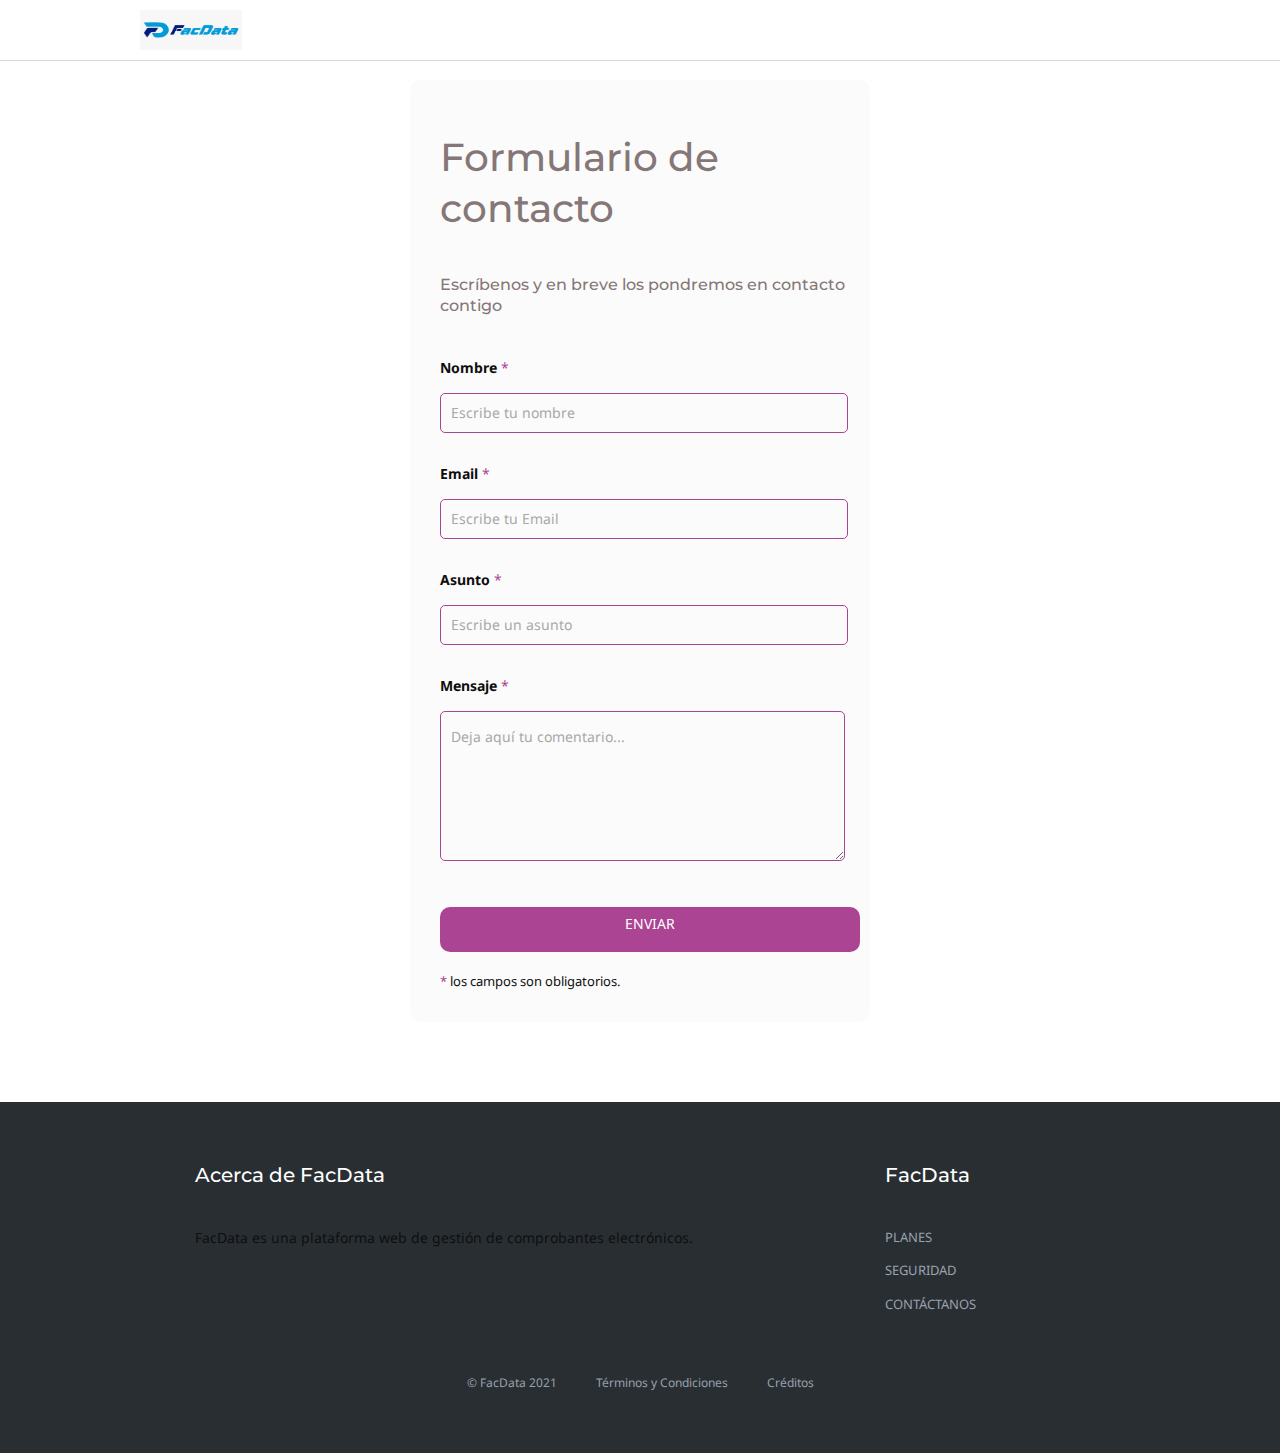
<file: contacto.html>
<!doctype html>
<!--[if lt IE 7]>      <html class="no-js lt-ie9 lt-ie8 lt-ie7"> <![endif]-->
<!--[if IE 7]>         <html class="no-js lt-ie9 lt-ie8"> <![endif]-->
<!--[if IE 8]>         <html class="no-js lt-ie9"> <![endif]-->
<!--[if gt IE 8]><!--> <html class="no-js"> <!--<![endif]-->
<head>
  <meta charset='UTF-8'>
  <meta http-equiv="X-UA-Compatible" content="IE=edge">
  <meta name="viewport" content="width=device-width, initial-scale=1.0, maximum-scale=1.0, user-scalable=no">
  <title>FacData - Plataforma de Facturación Electrónica</title>
  <meta name="description" content=" Herramientas digitales para la gestión integral de tus ventas, facturación electrónica, inventario, catálogo de productos y tiendas online. Lo que necesitas en un solo lugar. ">
  <meta name='language' content='ES'>
  <meta name="author" content="Dátil">
  <meta name='reply-to' content='ayuda@datil.co'>
  <meta name='subject' content='Aplicación web de facturación electrónica para Ecuador.'>

  <meta name="keywords" content="
              Punto de venta, Punto venta, Facturación Electrónica, Facturación,
              Tienda en línea, PYMES, Emprendedores, Profesionales,
              Registrar pagos, Integración ERP, ERP,
              Vende por internet, Inventario, Reportes, WooCommerce, SAP, Gasolineras,
              Sistema de facturación.">
  <meta name='copyright' content='Copyright © 2021 FacData'>
  <meta property="og:title" content="Dátil">
  <meta property="og:type" content="website">
  <meta property="og:url" content="https://facdata.com.ec">
  <meta property="og:image" content="https://datil-co.s3.amazonaws.com/images/services/devices@2x.png">
  <meta property="og:locale" content="es_EC">
  <meta property="og:site_name" content="Dátil">
  <link rel='next' href='/pagos'>
  <!-- Google Tag Manager -->
  <script>(function(w,d,s,l,i){w[l]=w[l]||[];w[l].push({'gtm.start':
                                                        new Date().getTime(),event:'gtm.js'});var f=d.getElementsByTagName(s)[0],
                                                                                                  j=d.createElement(s),dl=l!='dataLayer'?'&l='+l:'';j.async=true;j.src=
                                                                                                      'https://www.googletagmanager.com/gtm.js?id='+i+dl;f.parentNode.insertBefore(j,f);
   })(window,document,'script','dataLayer','GTM-WTS4RD9');</script>
  <!-- End Google Tag Manager -->
  <link href="https://fonts.googleapis.com/css?family=Lato:400,700,900|Montserrat:400,700,900" rel="stylesheet">
  <!-- Place favicon.ico and apple-touch-icon.png in the root directory -->
  <!-- build:css styles/style.css -->
  <link rel="stylesheet" href="recursos/css.css" type="text/css">
  <!-- endbuild -->
  <!-- build:js(app) scripts/vendor/modernizr.js -->
  <script type="text/javascript" src="recursos/js.js"></script>
  
  
  <link rel="shortcut icon" href="recursos/icono.ico">
</head>
<body>
    <!-- Google Tag Manager (noscript) -->
    <noscript><iframe src="https://www.googletagmanager.com/ns.html?id=GTM-WTS4RD9" height="0" width="0" style="display:none;visibility:hidden"></iframe></noscript>
    <!-- End Google Tag Manager (noscript) -->
    

<div class="pricing-page">

    
<header id="header" class="site-header">
  <div class="navbar-message">
  </div>
  <nav class="navbar fade in navbar-default navbar-fixed-top navbar-inverse" role="navigation">
    <div class="container">
      <div class="navbar-header">
        <button type="button" class="navbar-toggle" data-toggle="collapse" data-target="#main-navbar">
          <span class="sr-only">Menú</span>
          <span class="icon-bar"></span>
          <span class="icon-bar"></span>
          <span class="icon-bar"></span>
        </button>
        <a class="navbar-brand" href="index.html"><span class="hide">Dátil</span></a>
      </div>

      <div class="collapse navbar-collapse" id="main-navbar">
        <ul class="nav navbar-nav" id="main-menu">
            <li><a href="index.html">Inicio</a></li>
          <li><a href="planes.html">Planes</a></li>
          
          <li><a href="security.html">Seguridad</a><li>
          <li><a href="contacto.html">Contáctanos</a></li>
        </li></li></ul>
       
      </div>
    </div>
  </nav>
  <style type="text/css">
 /* Importación de fuentes de google fonts */ 
@import url(https://fonts.googleapis.com/css?family=Noto+Sans);


body{
  height: 100%; 
  font-family: 'Noto Sans', sans-serif;
  
}


.contact_form{  
  width: 460px; 
  height: auto;
  margin: 80px auto;
  border-radius: 10px;  
  padding-top: 30px;
  padding-bottom: 20px;  
  background-color: #fbfbfb; 
  padding-left: 30px; 
}


input{
  background-color: #fbfbfb; 
  width: 408px; 
  height: 40px; 
  border-radius: 5px;  
  border-style: solid; 
  border-width: 1px; 
  border-color: #ab4493; 
  margin-top: 10px;  
  padding-left: 10px;
  margin-bottom: 20px; 
}


textarea{
  background-color: #fbfbfb; 
  width: 405px; 
  height: 150px; 
  border-radius: 5px;  
  border-style: solid; 
  border-width: 1px; 
  border-color: #ab4493; 
  margin-top: 10px;  
  padding-left: 10px;
  margin-bottom: 20px; 
  padding-top: 15px; 
}


label{
  display: block; 
  float: center;  
}


button{
  height: 45px; 
  padding-left: 5px;
  padding-right: 5px;   
  margin-bottom: 20px; 
  margin-top: 10px;   
  text-transform: uppercase;
  background-color: #ab4493; 
  border-color: #ab4493; 
  border-style: solid; 
  border-radius: 10px;  
  width: 420px;   
  cursor: pointer;
}


button p{
  color: #fff; 
}


span{
  color: #ab4493; 
}


.aviso{
  font-size: 13px;  
  color: #0e0e0e;  
}


h1{
  font-size: 39px;  
  text-align: letf; 
  padding-bottom: 20px; 
  color: #857777;
}


h3{
  font-size: 16px; 
  padding-bottom: 30px;
  color: #857777;   
}


p{
  font-size: 14px; 
  color: #0e0e0e; 
}


::-webkit-input-placeholder {
 color: #a8a8a8;
}


::-webkit-textarea-placeholder {
 color: #a8a8a8;
}


.formulario input:focus{
  outline:0;
  border: 1px solid #97d848;
}


.formulario textarea:focus{
  outline:0;
  border: 1px solid #97d848;
}


  </style>
</header>

<section class="">
    <div class="container">
        
        <div class="contact_form">

            <div class="formulario">      
              <h1>Formulario de contacto</h1>
                <h3>Escríbenos y en breve los pondremos en contacto contigo</h3>
        
        
                  <form action="submeter-formulario.php" method="post">       
        
                    
                        <p>
                          <label for="nombre" class="colocar_nombre">Nombre
                            <span class="obligatorio">*</span>
                          </label>
                            <input type="text" name="introducir_nombre" id="nombre" required="obligatorio" placeholder="Escribe tu nombre">
                        </p>
                      
                        <p>
                          <label for="email" class="colocar_email">Email
                            <span class="obligatorio">*</span>
                          </label>
                            <input type="email" name="introducir_email" id="email" required="obligatorio" placeholder="Escribe tu Email">
                        </p>
                      
                        <p>
                          <label for="asunto" class="colocar_asunto">Asunto
                            <span class="obligatorio">*</span>
                          </label>
                            <input type="text" name="introducir_asunto" id="assunto" required="obligatorio" placeholder="Escribe un asunto">
                        </p>    
                      
                        <p>
                          <label for="mensaje" class="colocar_mensaje">Mensaje
                            <span class="obligatorio">*</span>
                          </label>                     
                                            <textarea name="introducir_mensaje" class="texto_mensaje" id="mensaje" required="obligatorio" placeholder="Deja aquí tu comentario..."></textarea> 
                                        </p>                    
                      
                        <button type="submit" name="enviar_formulario" id="enviar"><p>Enviar</p></button>
        
                        <p class="aviso">
                          <span class="obligatorio"> * </span>los campos son obligatorios.
                        </p>          
                    
                  </form>
            </div>  
          </div>

    </div>
   
    
</section>



<footer>
  <div class="footer-top">
<div class="container">
  <div class="row">
  <div class="col-md-9">
      <h4>Acerca de FacData</h4>
      <p>FacData es una plataforma web de gestión de comprobantes electrónicos.</p>
  </div>
  <div class="col-md-3">
      <h4>FacData</h4>
      <div class="content">
    <ul>
        <li>
      <a href="planes.html">Planes</a>
        </li>
                    
        <li>
      <a href="security.html" >Seguridad</a>
        </li>
        <li>
      <a href="" class="help">Contáctanos</a>
        </li>
    </ul>
      </div>
  </div>

    </div>
</div>
  </div>
  <div class="footer-bottom">
<div class="container">
    <ul class="nav navbar-nav">
  <li>
      <a href="#">&copy; FacData 2021</a>
  </li>
  <li>
      <a href="">Términos y Condiciones</a>
  </li>
  <li>
      <a href="">Créditos</a>
  </li>
    </ul>
</div>
  </div>
</footer>



    <!--[if lt IE 7]>
	      <p class="browsehappy">You are using an <strong>outdated</strong> browser. Please <a href="http://browsehappy.com/">upgrade your browser</a> to improve your experience.</p>
    <![endif]-->
    <script type="text/javascript" src="https://datil-co.s3.amazonaws.com/js/25d899d6f070.js"></script>
  <script src="https://datil-co.s3.amazonaws.com/scripts/bundle.js?v=a9aff347181be246d082925019d58680"></script>
  
<!-- <script>
 window.intercomSettings = {
     app_id: 'pvir0uup'
 };
</script>
<script>(function(){var w=window;var ic=w.Intercom;if(typeof ic==="function"){ic('reattach_activator');ic('update',intercomSettings);}else{var d=document;var i=function(){i.c(arguments)};i.q=[];i.c=function(args){i.q.push(args)};w.Intercom=i;function l(){var s=d.createElement('script');s.type='text/javascript';s.async=true;s.src='https://widget.intercom.io/widget/pvir0uup';var x=d.getElementsByTagName('script')[0];x.parentNode.insertBefore(s,x);}if(w.attachEvent){w.attachEvent('onload',l);}else{w.addEventListener('load',l,false);}}})()</script>
 -->

</body>
</html>
</file>
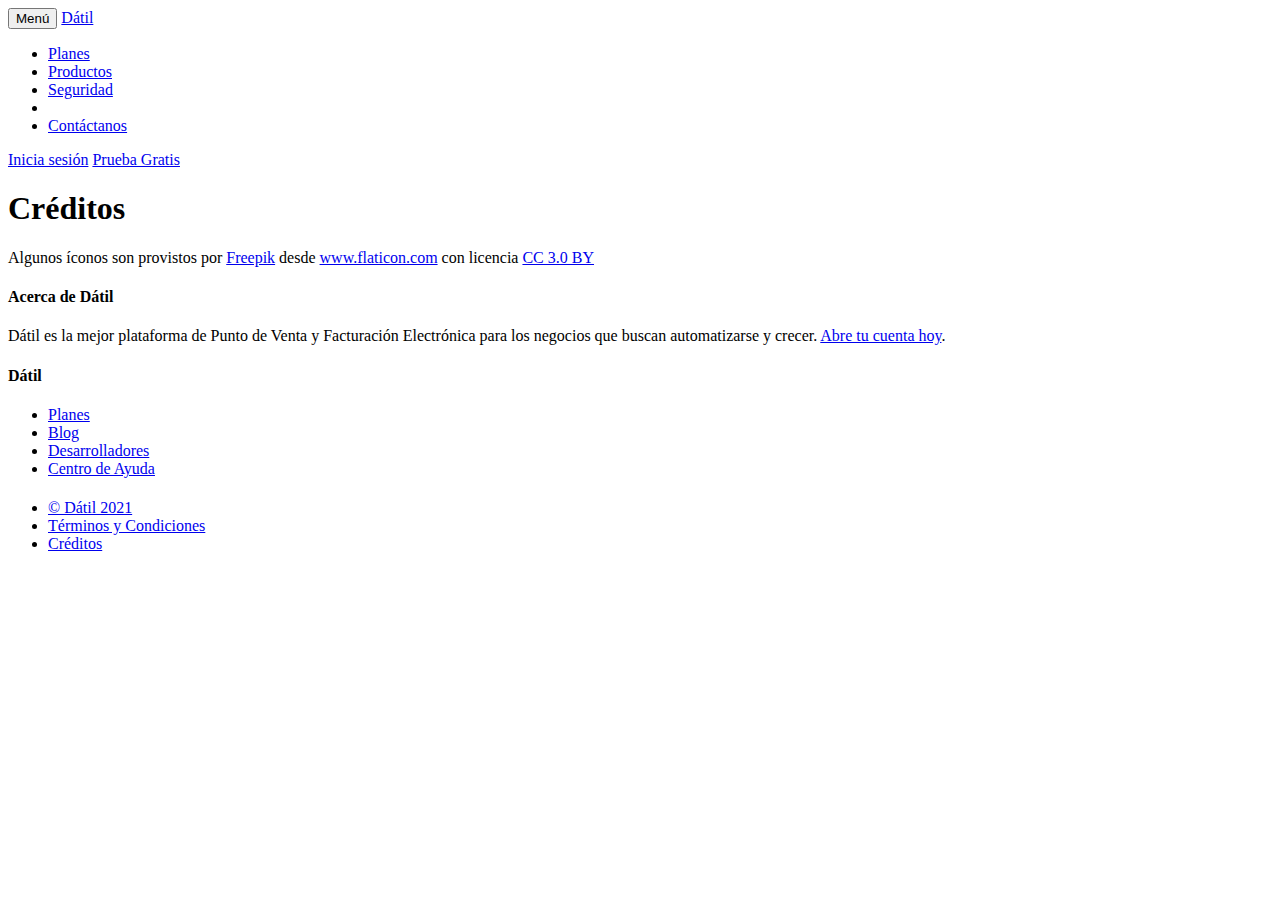
<file: credits.html>
﻿



<!doctype html>
<!--[if lt IE 7]>      <html class="no-js lt-ie9 lt-ie8 lt-ie7"> <![endif]-->
<!--[if IE 7]>         <html class="no-js lt-ie9 lt-ie8"> <![endif]-->
<!--[if IE 8]>         <html class="no-js lt-ie9"> <![endif]-->
<!--[if gt IE 8]><!--> <html class="no-js"> <!--<![endif]-->
<head>
    <meta charset='UTF-8'>
    <meta http-equiv="X-UA-Compatible" content="IE=edge">
    <meta name="viewport" content="width=device-width, initial-scale=1.0, maximum-scale=1.0, user-scalable=no">
    <title>Datil.com - Plataforma de Facturación Electrónica</title>
    <meta name="description" content=" Herramientas digitales para la gestión integral de tus ventas, facturación electrónica, inventario, catálogo de productos y tiendas online. Lo que necesitas en un solo lugar. ">
    <meta name='language' content='ES'>
    <meta name="author" content="Dátil">
    <meta name='reply-to' content='ayuda@datil.co'>
    <meta name='subject' content='Aplicación de facturación electrónica y contabilidad para Ecuador y peru.'>

    <meta name="keywords" content="
                Punto de venta, Punto venta, Facturación Electrónica, Facturación,
                Tienda en línea, PYMES, Emprendedores, Profesionales,
                Registrar pagos, Integración ERP, ERP,
                Vende por internet, Inventario, Reportes, WooCommerce, SAP, Gasolineras,
                Sistema de facturación.">
    <meta name='copyright' content='Copyright © 2020 Datil'>
    <meta property="og:title" content="Dátil">
    <meta property="og:type" content="website">
    <meta property="og:url" content="https://datil.com">
    <meta property="og:image" content="https://datil-co.s3.amazonaws.com/images/services/devices@2x.png">
    <meta property="og:locale" content="es_EC">
    <meta property="og:site_name" content="Dátil">
    <link rel='next' href='/pagos'>
    <!-- Google Tag Manager -->
    <script>(function(w,d,s,l,i){w[l]=w[l]||[];w[l].push({'gtm.start':
                                                          new Date().getTime(),event:'gtm.js'});var f=d.getElementsByTagName(s)[0],
                                                                                                    j=d.createElement(s),dl=l!='dataLayer'?'&l='+l:'';j.async=true;j.src=
                                                                                                        'https://www.googletagmanager.com/gtm.js?id='+i+dl;f.parentNode.insertBefore(j,f);
     })(window,document,'script','dataLayer','GTM-WTS4RD9');</script>
    <!-- End Google Tag Manager -->
    <link href="https://fonts.googleapis.com/css?family=Lato:400,700,900|Montserrat:400,700,900" rel="stylesheet">
    <!-- Place favicon.ico and apple-touch-icon.png in the root directory -->
    <!-- build:css styles/style.css -->
    <link rel="stylesheet" href="https://datil-co.s3.amazonaws.com/css/bc3ceb06e9f5.css" type="text/css">
    <!-- endbuild -->
    <!-- build:js(app) scripts/vendor/modernizr.js -->
    <script type="text/javascript" src="https://datil-co.s3.amazonaws.com/js/bf77c4be72bd.js"></script>
    
    
    <link rel="shortcut icon" href="https://datil-co.s3.amazonaws.com/favicon.ico">
</head>
<body>
    <!-- Google Tag Manager (noscript) -->
    <noscript><iframe src="https://www.googletagmanager.com/ns.html?id=GTM-WTS4RD9" height="0" width="0" style="display:none;visibility:hidden"></iframe></noscript>
    <!-- End Google Tag Manager (noscript) -->
    

  <div id="page" class="legal">

    
<header id="header" class="site-header">
  <div class="navbar-message">
  </div>
  <nav class="navbar fade in navbar-default navbar-fixed-top navbar-inverse" role="navigation">
    <div class="container">
      <div class="navbar-header">
        <button type="button" class="navbar-toggle" data-toggle="collapse" data-target="#main-navbar">
          <span class="sr-only">Menú</span>
          <span class="icon-bar"></span>
          <span class="icon-bar"></span>
          <span class="icon-bar"></span>
        </button>
        <a class="navbar-brand" href="index.html"><span class="hide">Dátil</span></a>
      </div>

      <div class="collapse navbar-collapse" id="main-navbar">
        <ul class="nav navbar-nav" id="main-menu">
          <li><a href="planes.html">Planes</a></li>
          <li><a href="producto.html">Productos</a></li>
          <li><a href="security.html">Seguridad</a><li>
          <li><a href="#" onclick="Intercom('showNewMessage', '')">Contáctanos</a></li>
        </li></li></ul>
        <div class="navbar-right">
            <a class="btn btn-outline navbar-btn btn-sm login" href="https://app.datil.com">Inicia sesión</a>
            <a class="btn btn-outline btn-outline-inverse btn-sm navbar-btn" href="planes.html">Prueba Gratis</a>
        </div>
      </div>
    </div>
  </nav>
</header>


    <div class="container">

      <h1 class="page-header">Créditos</h1>

      <div>Algunos íconos son provistos por <a href="http://www.freepik.com" title="Freepik">Freepik</a> desde <a href="https://www.flaticon.com/" title="Flaticon">www.flaticon.com</a> con licencia <a href="http://creativecommons.org/licenses/by/3.0/" title="Creative Commons BY 3.0" target="_blank">CC 3.0 BY</a></div>

    </div>

  </div>

  

<footer>
    <div class="footer-top">
	<div class="container">
	  <div class="row">
		<div class="col-md-6">
        <h4>Acerca de D&aacute;til</h4>
		    <p>Dátil es la mejor plataforma de Punto de Venta y Facturación Electrónica para los negocios que buscan automatizarse y crecer. <a href="planes.html">Abre tu cuenta hoy</a>.</p>
		</div>
		<div class="col-md-3">
		    <h4>Dátil</h4>
		    <div class="content">
			<ul>
			    <li>
				<a href="planes.html">Planes</a>
			    </li>
                            <li>
				<a href="http://blog.datil.co">Blog</a>
			    </li>
			    <li>
				<a href="http://developers.datil.co" target="_blank">Desarrolladores</a>
			    </li>
			    <li>
				<a href="http://docs.datil.co" class="help">Centro de Ayuda</a>
			    </li>
			</ul>
		    </div>
		</div>
		<div class="col-md-3">
		    <h4>		    <div class="social-links">
			      <a href="https://twitter.com/datilhq" target="_blank"><span class="icon-twitter"></span></a>
			      <a href="https://www.facebook.com/datilhq" target="_blank"><span class="icon-facebook"></span></a>
            <a href="https://instagram.com/datilhq" target="_blank"><span class="icon-instagram"></span></a>
		    </div></h4>
		</div>
	    </div>
	</div>
    </div>
    <div class="footer-bottom">
	<div class="container">
	    <ul class="nav navbar-nav">
		<li>
		    <a href="#">&copy; Dátil 2021</a>
		</li>
		<li>
		    <a href="terms.html">Términos y Condiciones</a>
		</li>
		<li>
		    <a href="credits.html">Créditos</a>
		</li>
	    </ul>
	</div>
    </div>
</footer>



    <!--[if lt IE 7]>
	      <p class="browsehappy">You are using an <strong>outdated</strong> browser. Please <a href="http://browsehappy.com/">upgrade your browser</a> to improve your experience.</p>
    <![endif]-->
    <script type="text/javascript" src="https://datil-co.s3.amazonaws.com/js/25d899d6f070.js"></script>
  <script src="https://datil-co.s3.amazonaws.com/scripts/bundle.js?v=a9aff347181be246d082925019d58680"></script>
  
  
</body>
</html>
</file>
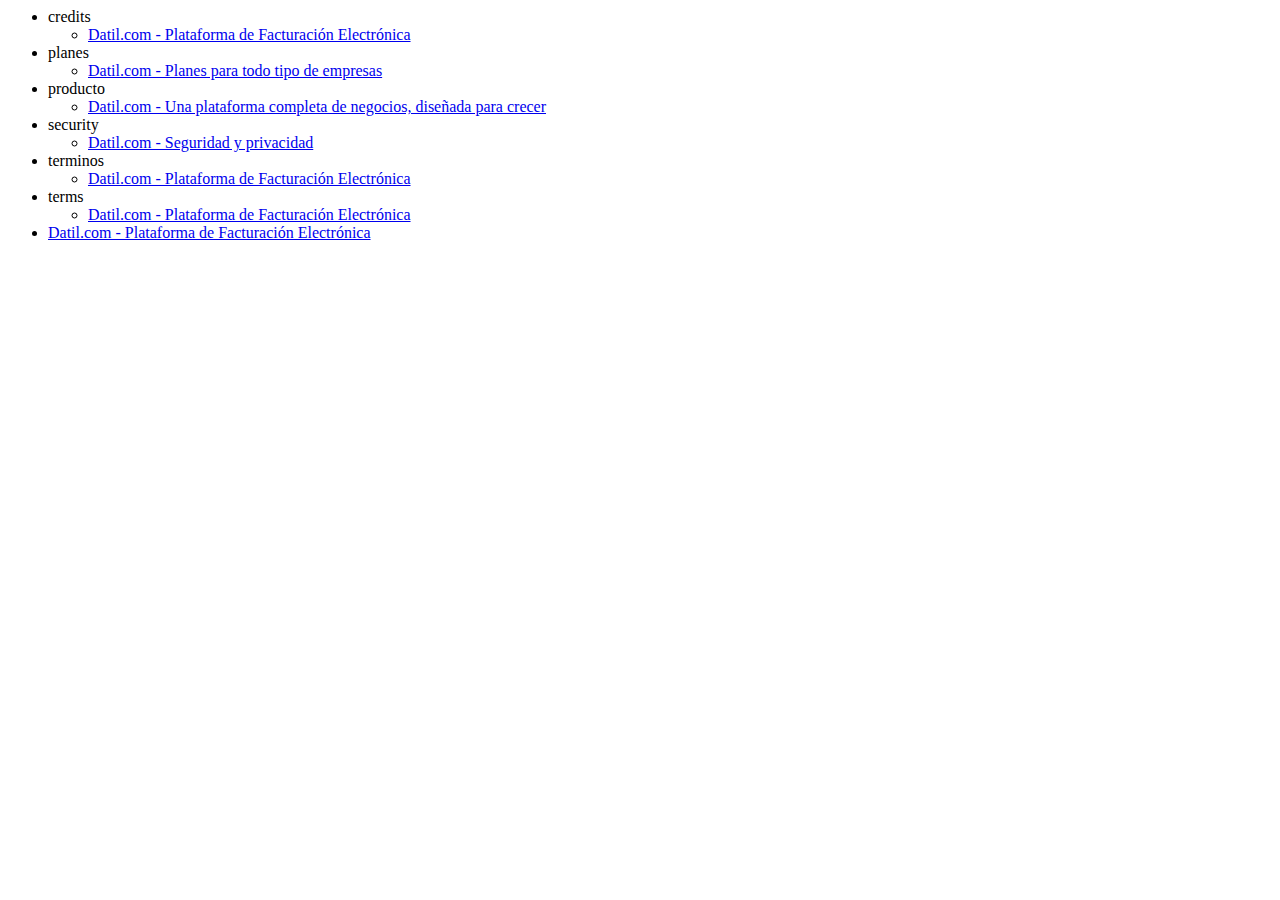
<file: index-wcopy.html>
﻿<html>
<body>
  <ul>
   <li>credits
    <ul>
    <li><a href="credits.html">Datil.com - Plataforma de Facturación Electrónica</a></li>
    </ul>
   </li>
   <li>planes
    <ul>
    <li><a href="planes.html">Datil.com - Planes para todo tipo de empresas</a></li>
    </ul>
   </li>
   <li>producto
    <ul>
    <li><a href="producto.html">Datil.com - Una plataforma completa de negocios, diseñada para crecer</a></li>
    </ul>
   </li>
   <li>security
    <ul>
    <li><a href="security.html">Datil.com - Seguridad y privacidad</a></li>
    </ul>
   </li>
   <li>terminos
    <ul>
    <li><a href="terminos.html">Datil.com - Plataforma de Facturación Electrónica</a></li>
    </ul>
   </li>
   <li>terms
    <ul>
    <li><a href="terms.html">Datil.com - Plataforma de Facturación Electrónica</a></li>
    </ul>
   </li>
  <li><a href="index.html">Datil.com - Plataforma de Facturación Electrónica</a></li>
  </ul>
</body>
</html>
</file>
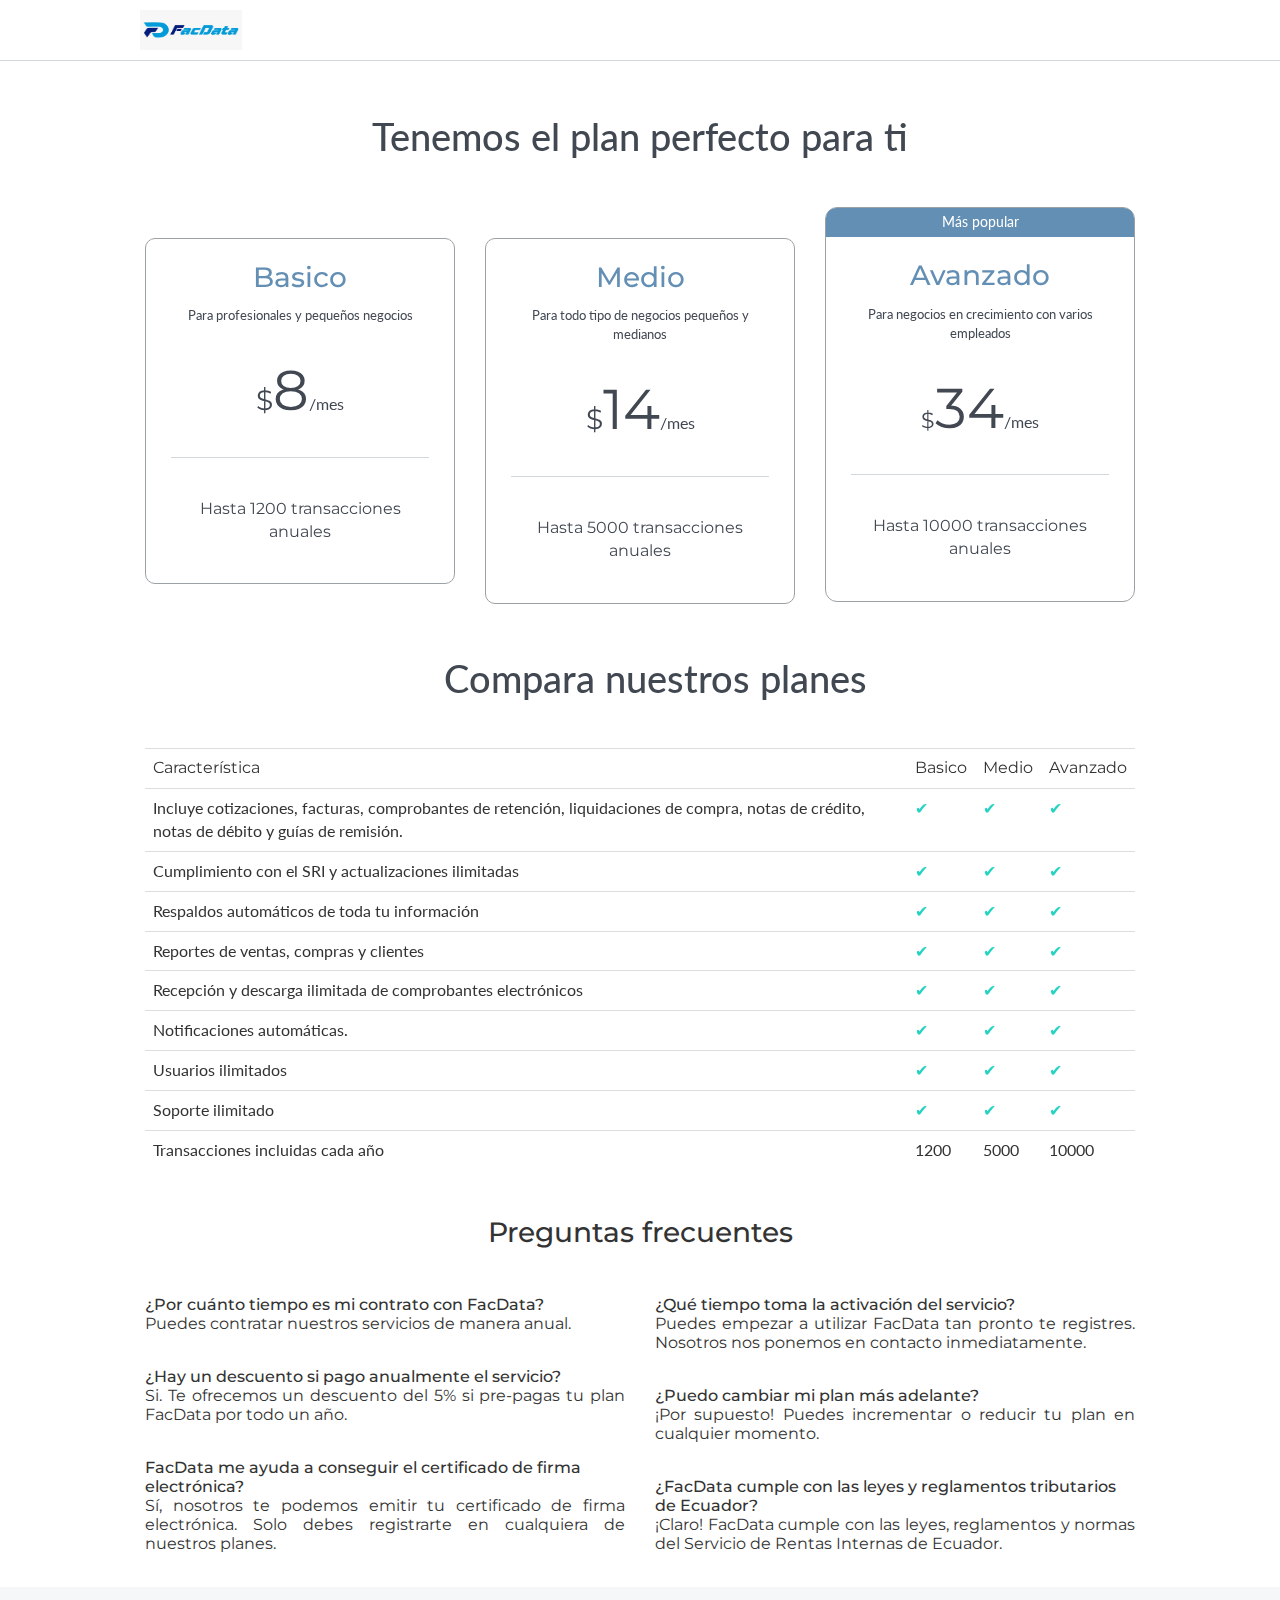
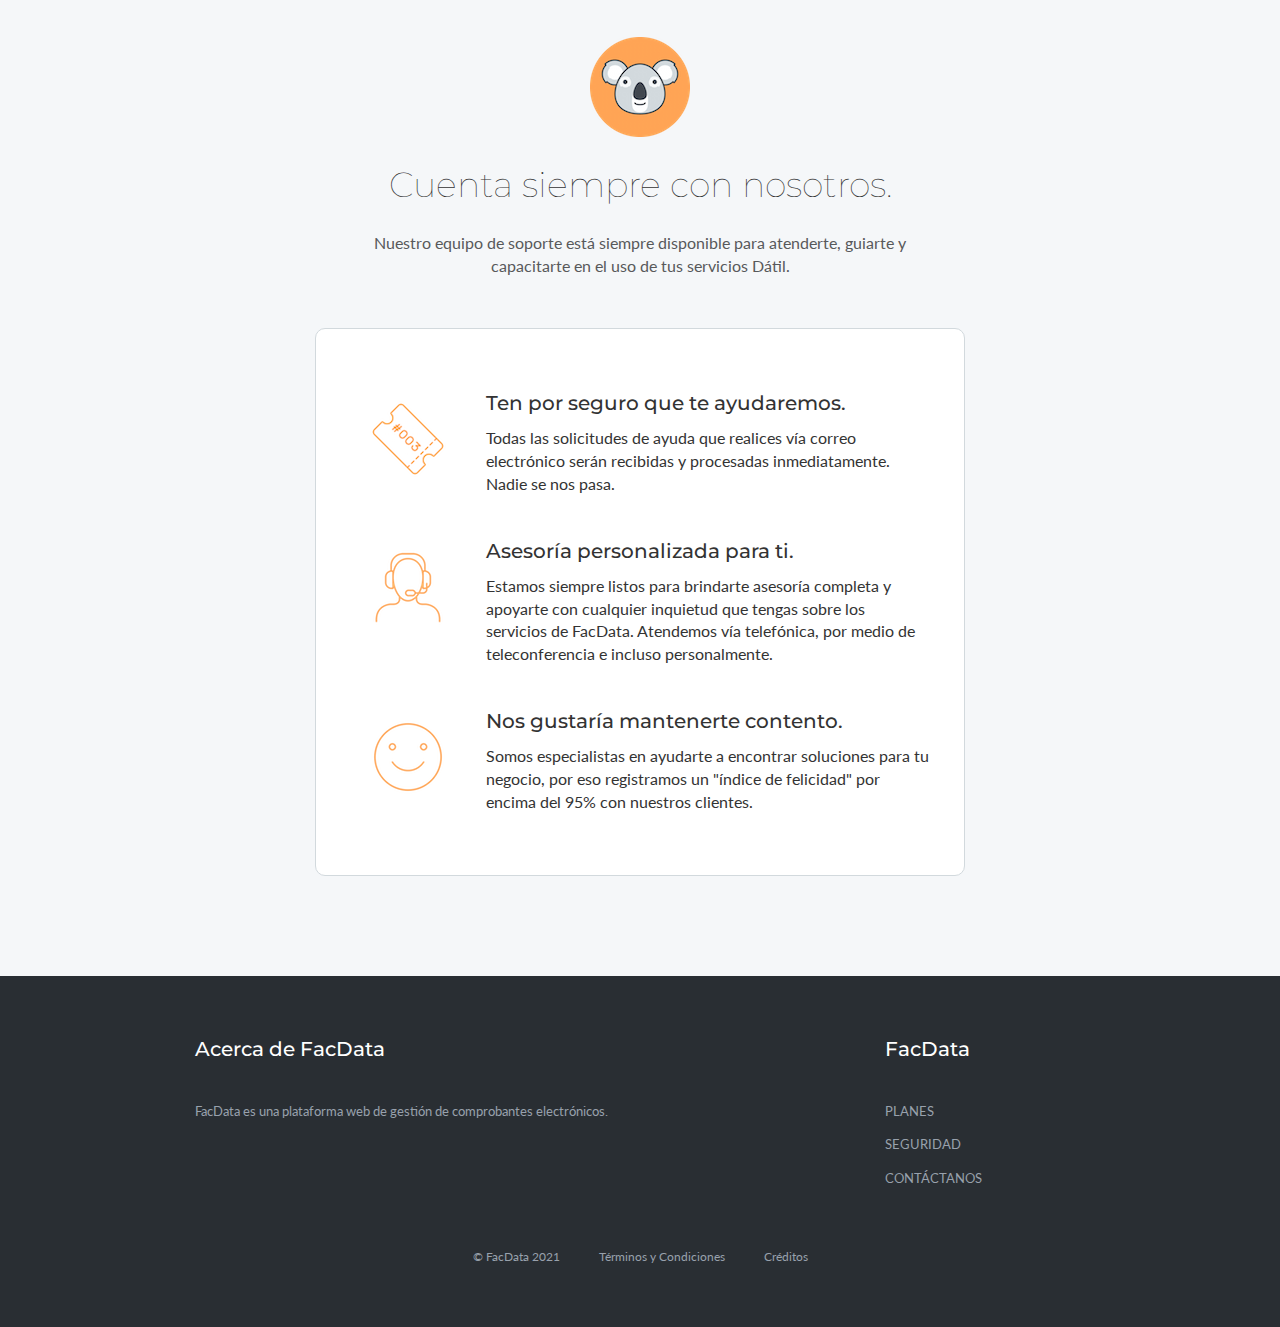
<file: planes.html>
﻿



<!doctype html>
<!--[if lt IE 7]>      <html class="no-js lt-ie9 lt-ie8 lt-ie7"> <![endif]-->
<!--[if IE 7]>         <html class="no-js lt-ie9 lt-ie8"> <![endif]-->
<!--[if IE 8]>         <html class="no-js lt-ie9"> <![endif]-->
<!--[if gt IE 8]><!--> <html class="no-js"> <!--<![endif]-->
<head>
  <meta charset='UTF-8'>
  <meta http-equiv="X-UA-Compatible" content="IE=edge">
  <meta name="viewport" content="width=device-width, initial-scale=1.0, maximum-scale=1.0, user-scalable=no">
  <title>FacData - Plataforma de Facturación Electrónica</title>
  <meta name="description" content=" Herramientas digitales para la gestión integral de tus ventas, facturación electrónica, inventario, catálogo de productos y tiendas online. Lo que necesitas en un solo lugar. ">
  <meta name='language' content='ES'>
  <meta name="author" content="Dátil">
  <meta name='reply-to' content='ayuda@datil.co'>
  <meta name='subject' content='Aplicación web de facturación electrónica para Ecuador.'>

  <meta name="keywords" content="
              Punto de venta, Punto venta, Facturación Electrónica, Facturación,
              Tienda en línea, PYMES, Emprendedores, Profesionales,
              Registrar pagos, Integración ERP, ERP,
              Vende por internet, Inventario, Reportes, WooCommerce, SAP, Gasolineras,
              Sistema de facturación.">
  <meta name='copyright' content='Copyright © 2021 FacData'>
  <meta property="og:title" content="Dátil">
  <meta property="og:type" content="website">
  <meta property="og:url" content="https://facdata.com.ec">
  <meta property="og:image" content="https://datil-co.s3.amazonaws.com/images/services/devices@2x.png">
  <meta property="og:locale" content="es_EC">
  <meta property="og:site_name" content="Dátil">
  <link rel='next' href='/pagos'>
  <!-- Google Tag Manager -->
  <script>(function(w,d,s,l,i){w[l]=w[l]||[];w[l].push({'gtm.start':
                                                        new Date().getTime(),event:'gtm.js'});var f=d.getElementsByTagName(s)[0],
                                                                                                  j=d.createElement(s),dl=l!='dataLayer'?'&l='+l:'';j.async=true;j.src=
                                                                                                      'https://www.googletagmanager.com/gtm.js?id='+i+dl;f.parentNode.insertBefore(j,f);
   })(window,document,'script','dataLayer','GTM-WTS4RD9');</script>
  <!-- End Google Tag Manager -->
  <link href="https://fonts.googleapis.com/css?family=Lato:400,700,900|Montserrat:400,700,900" rel="stylesheet">
  <!-- Place favicon.ico and apple-touch-icon.png in the root directory -->
  <!-- build:css styles/style.css -->
  <link rel="stylesheet" href="recursos/css.css" type="text/css">
  <!-- endbuild -->
  <!-- build:js(app) scripts/vendor/modernizr.js -->
  <script type="text/javascript" src="recursos/js.js"></script>
  
  
  <link rel="shortcut icon" href="recursos/icono.ico">
</head>
<body>
    <!-- Google Tag Manager (noscript) -->
    <noscript><iframe src="https://www.googletagmanager.com/ns.html?id=GTM-WTS4RD9" height="0" width="0" style="display:none;visibility:hidden"></iframe></noscript>
    <!-- End Google Tag Manager (noscript) -->
    

<div class="pricing-page">

    
<header id="header" class="site-header">
  <div class="navbar-message">
  </div>
  <nav class="navbar fade in navbar-default navbar-fixed-top navbar-inverse" role="navigation">
    <div class="container">
      <div class="navbar-header">
        <button type="button" class="navbar-toggle" data-toggle="collapse" data-target="#main-navbar">
          <span class="sr-only">Menú</span>
          <span class="icon-bar"></span>
          <span class="icon-bar"></span>
          <span class="icon-bar"></span>
        </button>
        <a class="navbar-brand" href="index.html"><span class="hide">Dátil</span></a>
      </div>

      <div class="collapse navbar-collapse" id="main-navbar">
        <ul class="nav navbar-nav" id="main-menu">
          <li><a href="index.html">Inicio</a></li>
          <li><a href="planes.html">Planes</a></li>
          
          <li><a href="security.html">Seguridad</a><li>
          <li><a href="contacto.html">Contáctanos</a></li>
        </li></li></ul>
       
      </div>
    </div>
  </nav>
</header>


    <div class="alert alert-success alert-banner close alert-dismissible" role="alert">
        <div class="container">
            <button id="hide-alert" type="button" class="close" aria-label="Close"><span aria-hidden="true">&times;</span></button>
            <strong>¡Enviado!</strong> Hemos recibido tu solicitud. Nos estaremos
            comunicando contigo para guiarte en el proceso.
        </div>
    </div>

    <div id="pricing-slide" class="carousel slide" data-ride="carousel" data-interval="false">
        <div class="carousel-inner" role="listbox">

            

<div class="item active">

    <section class="plans">

        
        <div class="specific-plan">
            <div class="container">
                <h1 class="page-title">Tenemos el plan perfecto para ti</h1>
            </div>
        </div>
        

        

	              <div class="container">
	                  <div class="tab-content">
                        <div class="tab-pane active fade in" id="plans-small">
                            <div class="row equal">
		                            <div class="col-md-4 plan one">
		                                <div class="plan">
                                        <div class="common-plan-header">
			                                      &nbsp;
                                        </div>
                                        <div class="plan-header plan-header-basic common-plan">
                                            <h3>Basico</h3>
                                            <div class="plan-description">
                                                Para profesionales y pequeños negocios
                                            </div>
                                            <div class="amount">
			                                          <div class="dollar">$</div>
			                                          <div class="value">8</div>
			                                          <div class="periodicity">/mes</div>
                                            </div>
                                            <hr>
                                            <div class="plan-features">
			                                          <div class="feature feature-main">
			                                              <div class="feature-description">Hasta 1200 transacciones anuales</div>
			                                          </div>
                                            </div>
                                           
                                        </div>
		                                </div>
		                            </div>
                                <div class="col-md-4">
		                                <div class="plan two">
                                        <div class="common-plan-header">
			                                     &nbsp;
                                        </div>
                                        <div class="plan-header-basic plan-header common-plan">
                                            <h3>Medio</h3>
                                            <div class="plan-description">
                                                Para todo tipo de negocios pequeños y medianos
                                            </div>
                                            <div class="amount">
			                                          <div class="dollar">$</div>
			                                          <div class="value">14</div>
			                                          <div class="periodicity">/mes</div>
                                            </div>
                                            <hr>
                                            <div class="plan-features">
			                                          <div class="feature feature-main">
			                                              <div class="feature-description">Hasta 5000 transacciones anuales</div>
			                                          </div>
                                            </div>
                                          
                                        </div>
		                                </div>
		                            </div>

                                <div class="col-md-4">
		                                <div class="plan three">
                                        <div class="plan-popular">
                                            <div class="plan-popular-header">
			                                          Más popular
                                            </div>
                                            <div class="plan-header plan-header-main recommended-plan">
			                                          <h3>Avanzado</h3>
                                                <div class="plan-description">
                                                    Para negocios en crecimiento con varios empleados
                                                </div>
			                                          <div class="amount">
			                                              <div class="dollar">$</div>
			                                              <div class="value">34</div>
			                                              <div class="periodicity">/mes</div>
			                                          </div>
			                                          <hr>
			                                          <div class="plan-features">
			                                              <div class="feature feature-main">
                                                        <div class="feature-description">Hasta 10000 transacciones anuales</div>
			                                              </div>
			                                          </div>
			                                        
                                            </div>
                                        </div>
		                                </div>
		                            </div>

                            </div>

	                          <div class="row">
		                            <div class="col-md-12">
		                                <div class="specific-plan">
                                        <div class="container">
		                                        <h1 class="page-title">Compara nuestros planes</h1>
		                                    </div>
		                                </div>
		                                <table class="table table-hover">
		                                    <tr>
		                                        <th>Característica</th>
		                                        <th>Basico</th>
		                                        <th>Medio</th>
		                                        <th>Avanzado</th>
                                            
		                                    </tr>
		                                    <tr>
		                                        <td>Incluye cotizaciones, facturas, comprobantes de retención, liquidaciones de compra, notas de crédito, notas de débito y guías de remisión.</td>
		                                        <td><span class="feature-icon">&#x2714;</span></td>
		                                        <td><span class="feature-icon">&#x2714;</span></td>
		                                        <td><span class="feature-icon">&#x2714;</span></td>
                                            
		                                    </tr>
		                                    <tr>
		                                        <td>Cumplimiento con el SRI y actualizaciones ilimitadas</td>
		                                        <td><span class="feature-icon">&#x2714;</span></td>
		                                        <td><span class="feature-icon">&#x2714;</span></td>
		                                        <td><span class="feature-icon">&#x2714;</span></td>
                                            
		                                    </tr>
		                                   
		                                    <tr>
		                                        <td>Respaldos automáticos de toda tu información</td>
		                                        <td><span class="feature-icon">&#x2714;</span></td>
		                                        <td><span class="feature-icon">&#x2714;</span></td>
		                                        <td><span class="feature-icon">&#x2714;</span></td>
                                            
		                                    </tr>
		                                    
                                        <tr>
		                                        <td>Reportes de ventas, compras y clientes</td>
		                                        <td><span class="feature-icon">&#x2714;</span></td>
		                                        <td><span class="feature-icon">&#x2714;</span></td>
		                                        <td><span class="feature-icon">&#x2714;</span></td>
                                          
		                                    </tr>
		                                    <tr>
		                                        <td>Recepción y descarga ilimitada de comprobantes electrónicos</td>
		                                        <td><span class="feature-icon">&#x2714;</span></td>
		                                        <td><span class="feature-icon">&#x2714;</span></td>
		                                        <td><span class="feature-icon">&#x2714;</span></td>
                                          
		                                    </tr>
		                                    <tr>
		                                        <td>Notificaciones automáticas.</td>
		                                        <td><span class="feature-icon">&#x2714;</span></td>
		                                        <td><span class="feature-icon">&#x2714;</span></td>
		                                        <td><span class="feature-icon">&#x2714;</span></td>
                                           
		                                    </tr>
                                        
                                        <tr>
		                                        <td>Usuarios ilimitados</td>
		                                        <td><span class="feature-icon">&#x2714;</span></td>
		                                        <td><span class="feature-icon">&#x2714;</span></td>
		                                        <td><span class="feature-icon">&#x2714;</span></td>
                                        
		                                    </tr>
                                        <tr>
		                                        <td>Soporte ilimitado</td>
		                                        <td><span class="feature-icon">&#x2714;</span></td>
		                                        <td><span class="feature-icon">&#x2714;</span></td>
		                                        <td><span class="feature-icon">&#x2714;</span></td>
                                         
		                                    </tr>
		                                   
		                                    <tr>
		                                        <td>Transacciones incluidas cada año</td>
		                                        <td>1200</td>
		                                        <td>5000</td>
		                                        <td>10000</td>
                                            
		                                    </tr>
		                                </table>
		                            </div>
	                          </div>
                        </div>
	                  </div>
	              </div>
	              
    </section>

            </div>


            

<div class="item">
  <div class="container">
    <div class="row">
      <div class="col-sm-6 col-sm-offset-3">
        <div class="plans-signup-form">
          <div id="signup-form" data-signup-url="https://app.datil.com/cuentas/registro" data-is-username-available-url="/usuario-disponible/USERNAME" data-is-email-available-url="/email-disponible/EMAIL">
          </div>
          <div class="center">
            <a id="form-btn-cancel" href="#" class="btn btn-link" data-slide="prev">Volver a planes</a>
          </div>
        </div>
      </div>
    </div>
  </div>
</div>


            
            
<section class="faqs">
  <div class="container">
    <h3 class="text-center">
      Preguntas frecuentes
    </h3>
    <br>
    <div class="row">
      <div class="col-sm-6">

       

        <h5>¿Por cuánto tiempo es mi contrato con FacData?
        <p>Puedes contratar nuestros servicios de manera anual.</p>

        <h5>¿Hay un descuento si pago anualmente el servicio?
        <p>Si. Te ofrecemos un descuento del 5% si pre-pagas tu plan FacData por todo un año.</p>

        <h5>FacData me ayuda a conseguir el certificado de firma electrónica?
        <p>Sí, nosotros te podemos emitir tu certificado de firma electrónica. Solo debes registrarte en cualquiera de nuestros planes.</p>

      </h5></h5></h5></h5></div>
      <div class="col-sm-6">

        <h5>¿Qué tiempo toma la activación del servicio?
        <p>Puedes empezar a utilizar FacData tan pronto te registres. Nosotros nos ponemos en contacto inmediatamente.</p>

        <h5>¿Puedo cambiar mi plan más adelante?
        <p>¡Por supuesto! Puedes incrementar o reducir tu plan en cualquier momento.</p>

        <h5>¿FacData cumple con las leyes y reglamentos tributarios de Ecuador?
        <p>¡Claro! FacData cumple con las leyes, reglamentos y normas del Servicio de Rentas Internas de Ecuador.</p>

      </h5></h5></h5></h5></div>
    </div>
  </div>
</section>

            
            <section class="section-reverse">
  <div class="container">
    <div class="section-header">
      <span class="icon"></span>
      <h2 class="text-center">
        Cuenta siempre con nosotros.
      </h2>
      <p>Nuestro equipo de soporte está siempre disponible para atenderte, guiarte y <br> capacitarte en el uso de tus servicios Dátil.</p>
    </div>
    <div class="section-content">
      <div class="row">
        <div class="col-md-8 col-md-offset-2">
          <div class="koala-container-reverse">
            <div class="row koala-feature">
              <div class="col-md-3">
                <span class="icon ticket"></span>
              </div>
              <div class="col-md-9">
                <h4>Ten por seguro que te ayudaremos.</h4>
                <p>Todas las solicitudes de ayuda que realices vía correo electrónico serán recibidas y procesadas inmediatamente. Nadie se nos pasa.</p>
              </div>
            </div>
            <div class="row koala-feature">
              <div class="col-md-3">
                <span class="icon support"></span>
              </div>
              <div class="col-md-9">
                <h4>Asesoría personalizada para ti.</h4>
                <p>Estamos siempre listos para brindarte asesoría completa y apoyarte con cualquier inquietud que tengas sobre los servicios de FacData. Atendemos vía telefónica, por medio de teleconferencia e incluso personalmente.</p>
              </div>
            </div>
            <div class="row koala-feature">
              <div class="col-md-3">
                <span class="icon happiness"></span>
              </div>
              <div class="col-md-9">
                <h4>Nos gustaría mantenerte contento.</h4>
                <p>Somos especialistas en ayudarte a encontrar soluciones para tu negocio, por eso registramos un "índice de felicidad" por encima del 95% con nuestros clientes.</p>
              </div>
            </div>
          </div>
        </div>
      </div>
    </div>
  </div>
</section>

        </div>
    </div>
    <input type='hidden' name='csrfmiddlewaretoken' value='4EdBkw9o8juuSnX5URwCTP4UuQtz4LGZ'>
</div>



<footer>
  <div class="footer-top">
<div class="container">
  <div class="row">
  <div class="col-md-9">
      <h4>Acerca de FacData</h4>
      <p>FacData es una plataforma web de gestión de comprobantes electrónicos.</p>
  </div>
  <div class="col-md-3">
      <h4>FacData</h4>
      <div class="content">
    <ul>
        <li>
      <a href="planes.html">Planes</a>
        </li>
                    
        <li>
      <a href="security.html" >Seguridad</a>
        </li>
        <li>
      <a href="" class="help">Contáctanos</a>
        </li>
    </ul>
      </div>
  </div>

    </div>
</div>
  </div>
  <div class="footer-bottom">
<div class="container">
    <ul class="nav navbar-nav">
  <li>
      <a href="#">&copy; FacData 2021</a>
  </li>
  <li>
      <a href="">Términos y Condiciones</a>
  </li>
  <li>
      <a href="">Créditos</a>
  </li>
    </ul>
</div>
  </div>
</footer>



    <!--[if lt IE 7]>
	      <p class="browsehappy">You are using an <strong>outdated</strong> browser. Please <a href="http://browsehappy.com/">upgrade your browser</a> to improve your experience.</p>
    <![endif]-->
    <script type="text/javascript" src="https://datil-co.s3.amazonaws.com/js/25d899d6f070.js"></script>
  <script src="https://datil-co.s3.amazonaws.com/scripts/bundle.js?v=a9aff347181be246d082925019d58680"></script>
  
<!-- <script>
 window.intercomSettings = {
     app_id: 'pvir0uup'
 };
</script>
<script>(function(){var w=window;var ic=w.Intercom;if(typeof ic==="function"){ic('reattach_activator');ic('update',intercomSettings);}else{var d=document;var i=function(){i.c(arguments)};i.q=[];i.c=function(args){i.q.push(args)};w.Intercom=i;function l(){var s=d.createElement('script');s.type='text/javascript';s.async=true;s.src='https://widget.intercom.io/widget/pvir0uup';var x=d.getElementsByTagName('script')[0];x.parentNode.insertBefore(s,x);}if(w.attachEvent){w.attachEvent('onload',l);}else{w.addEventListener('load',l,false);}}})()</script>
 -->

</body>
</html>
</file>
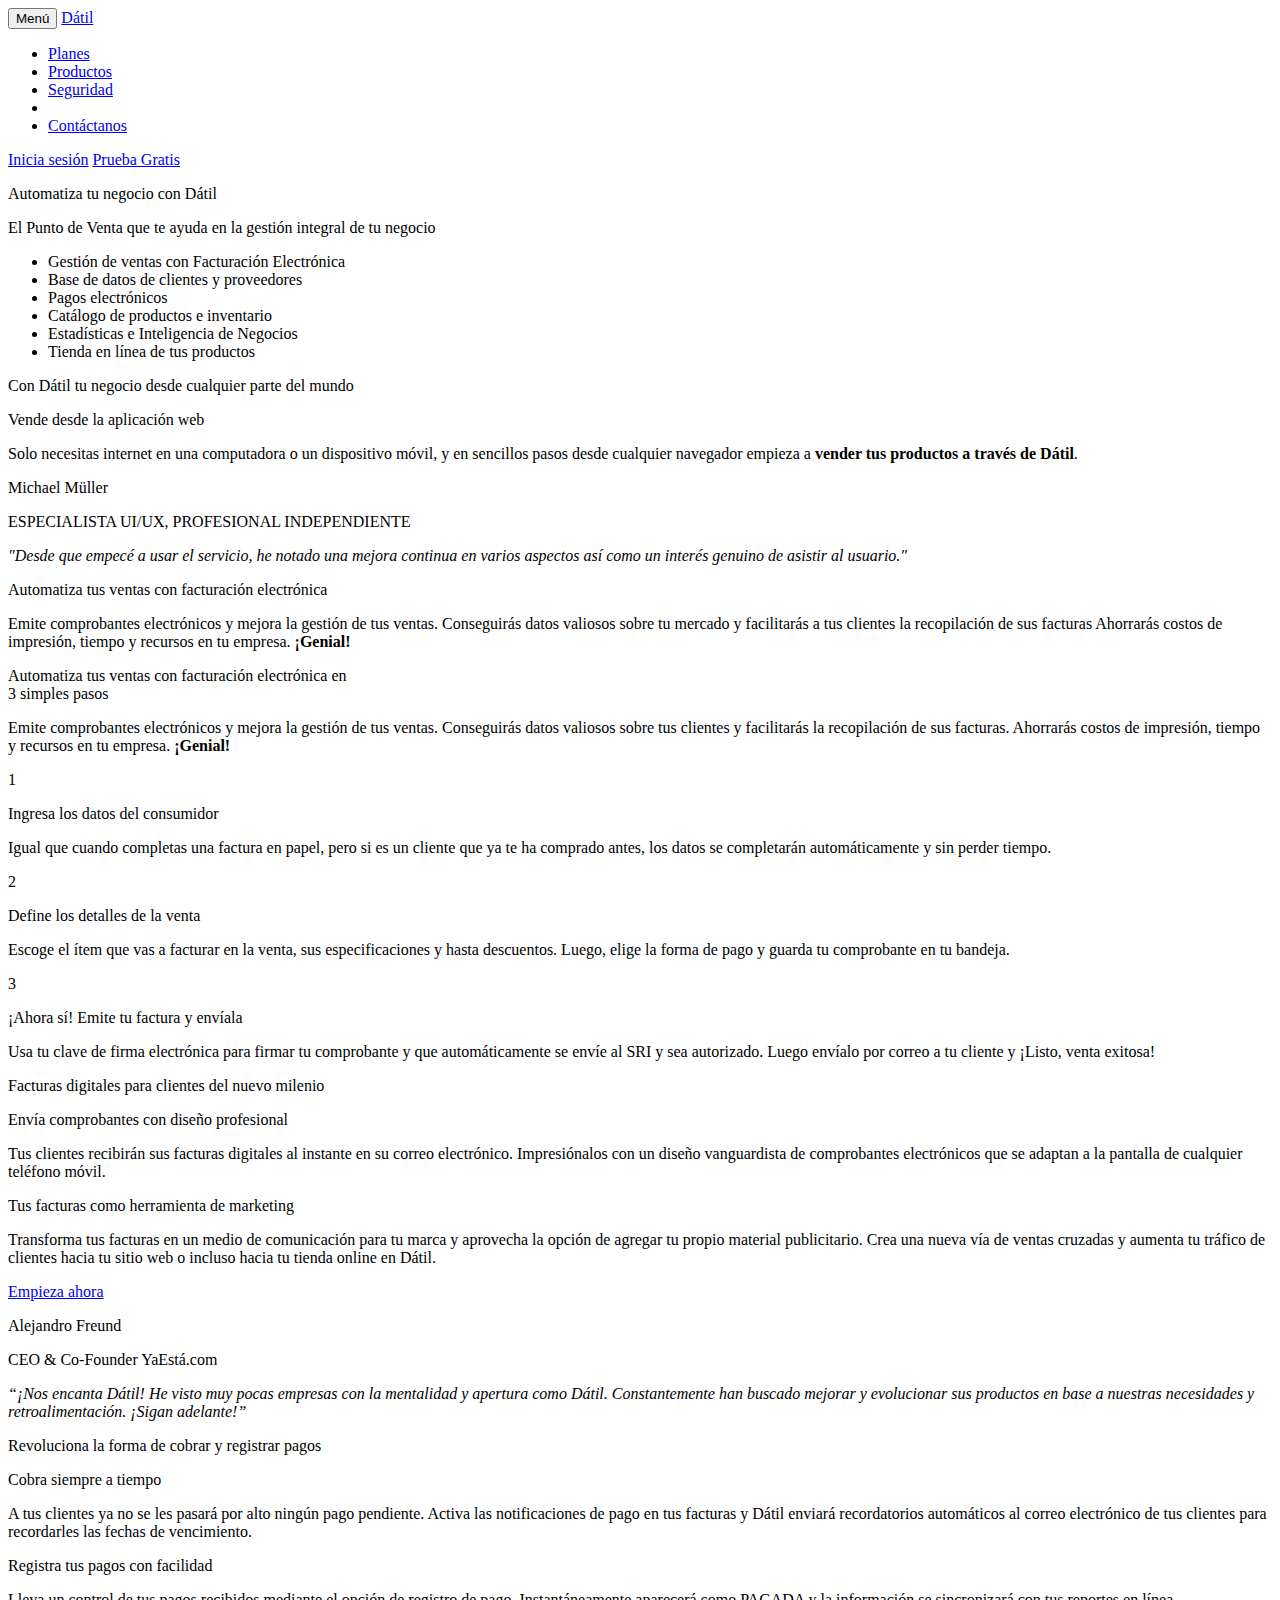
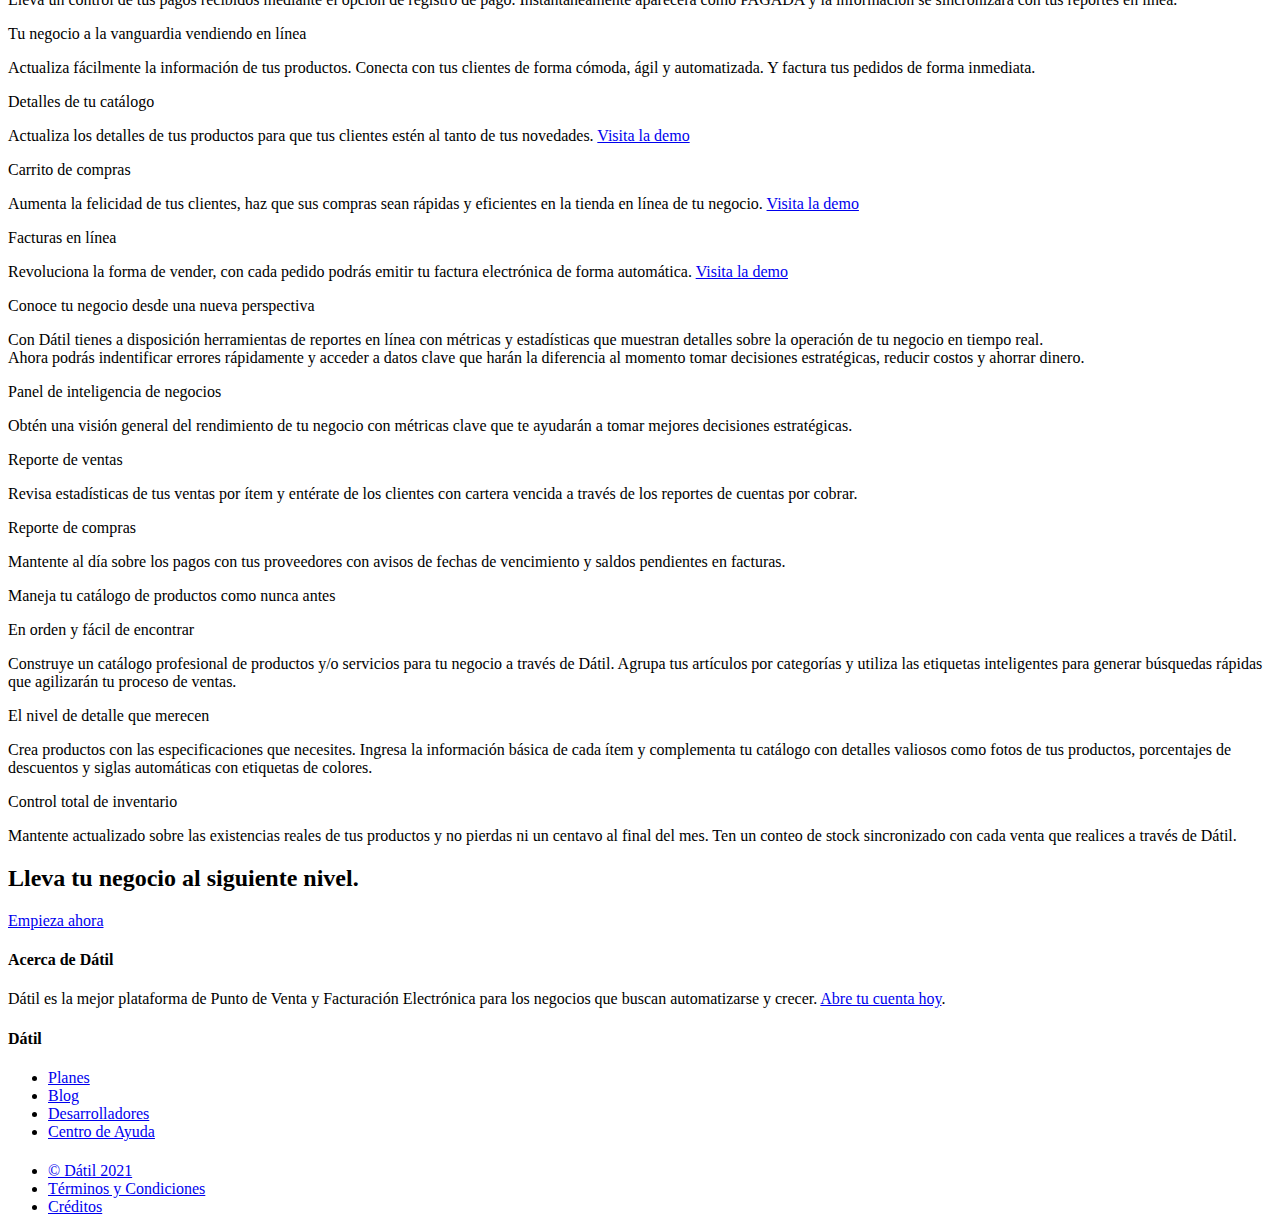
<file: producto.html>
﻿



<!doctype html>
<!--[if lt IE 7]>      <html class="no-js lt-ie9 lt-ie8 lt-ie7"> <![endif]-->
<!--[if IE 7]>         <html class="no-js lt-ie9 lt-ie8"> <![endif]-->
<!--[if IE 8]>         <html class="no-js lt-ie9"> <![endif]-->
<!--[if gt IE 8]><!--> <html class="no-js"> <!--<![endif]-->
<head>
    <meta charset='UTF-8'>
    <meta http-equiv="X-UA-Compatible" content="IE=edge">
    <meta name="viewport" content="width=device-width, initial-scale=1.0, maximum-scale=1.0, user-scalable=no">
    <title>Datil.com - Una plataforma completa de negocios, diseñada para crecer</title>
    <meta name="description" content="Datil te ofrece todas las aplicaciones que necesitas para hacer crecer tu negocio: Facturación Electrónica, Contabilidad, Inventario, Pagos y muchas otras funciones.">
    <meta name='language' content='ES'>
    <meta name="author" content="Dátil">
    <meta name='reply-to' content='ayuda@datil.co'>
    <meta name='subject' content='Aplicación de facturación electrónica y contabilidad para Ecuador y peru.'>

    <meta name="keywords" content="
                Punto de venta, Punto venta, Facturación Electrónica, Facturación,
                Tienda en línea, PYMES, Emprendedores, Profesionales,
                Registrar pagos, Integración ERP, ERP,
                Vende por internet, Inventario, Reportes, WooCommerce, SAP, Gasolineras,
                Sistema de facturación.">
    <meta name='copyright' content='Copyright © 2020 Datil'>
    <meta property="og:title" content="Dátil">
    <meta property="og:type" content="website">
    <meta property="og:url" content="https://datil.com">
    <meta property="og:image" content="https://datil-co.s3.amazonaws.com/images/services/devices@2x.png">
    <meta property="og:locale" content="es_EC">
    <meta property="og:site_name" content="Dátil">
    <link rel='next' href='/pagos'>
    <!-- Google Tag Manager -->
    <script>(function(w,d,s,l,i){w[l]=w[l]||[];w[l].push({'gtm.start':
                                                          new Date().getTime(),event:'gtm.js'});var f=d.getElementsByTagName(s)[0],
                                                                                                    j=d.createElement(s),dl=l!='dataLayer'?'&l='+l:'';j.async=true;j.src=
                                                                                                        'https://www.googletagmanager.com/gtm.js?id='+i+dl;f.parentNode.insertBefore(j,f);
     })(window,document,'script','dataLayer','GTM-WTS4RD9');</script>
    <!-- End Google Tag Manager -->
    <link href="https://fonts.googleapis.com/css?family=Lato:400,700,900|Montserrat:400,700,900" rel="stylesheet">
    <!-- Place favicon.ico and apple-touch-icon.png in the root directory -->
    <!-- build:css styles/style.css -->
    <link rel="stylesheet" href="https://datil-co.s3.amazonaws.com/css/bc3ceb06e9f5.css" type="text/css">
    <!-- endbuild -->
    <!-- build:js(app) scripts/vendor/modernizr.js -->
    <script type="text/javascript" src="https://datil-co.s3.amazonaws.com/js/bf77c4be72bd.js"></script>
    
    
    <link rel="shortcut icon" href="https://datil-co.s3.amazonaws.com/favicon.ico">
</head>
<body>
    <!-- Google Tag Manager (noscript) -->
    <noscript><iframe src="https://www.googletagmanager.com/ns.html?id=GTM-WTS4RD9" height="0" width="0" style="display:none;visibility:hidden"></iframe></noscript>
    <!-- End Google Tag Manager (noscript) -->
    

<div id="services">

    
<header id="header" class="site-header">
  <div class="navbar-message">
  </div>
  <nav class="navbar fade in navbar-default navbar-fixed-top navbar-inverse" role="navigation">
    <div class="container">
      <div class="navbar-header">
        <button type="button" class="navbar-toggle" data-toggle="collapse" data-target="#main-navbar">
          <span class="sr-only">Menú</span>
          <span class="icon-bar"></span>
          <span class="icon-bar"></span>
          <span class="icon-bar"></span>
        </button>
        <a class="navbar-brand" href="index.html"><span class="hide">Dátil</span></a>
      </div>

      <div class="collapse navbar-collapse" id="main-navbar">
        <ul class="nav navbar-nav" id="main-menu">
          <li><a href="planes.html">Planes</a></li>
          <li><a href="producto.html">Productos</a></li>
          <li><a href="security.html">Seguridad</a><li>
          <li><a href="#" onclick="Intercom('showNewMessage', '')">Contáctanos</a></li>
        </li></li></ul>
        <div class="navbar-right">
            <a class="btn btn-outline navbar-btn btn-sm login" href="https://app.datil.com">Inicia sesión</a>
            <a class="btn btn-outline btn-outline-inverse btn-sm navbar-btn" href="planes.html">Prueba Gratis</a>
        </div>
      </div>
    </div>
  </nav>
</header>


    

<section class="banner">
  <div class="container">
    <div class="header">
      <p class="header-my-business">Automatiza tu negocio con Dátil</p>
      <p class="header-activity">
    </div>
    <div class="devices"></div>
  </div>
</section>


    

<div class="pos-features">
  <div class="container">
    <div class="row">
      <div class="col-md-7 col-md-push-5 description vcenter-md">
        <p class="title">El Punto de Venta que te ayuda en la gestión integral de tu negocio</p>
        <ul>
          <li class="subtitle"><span>Gestión de ventas con Facturación Electrónica</span></li>
          <li class="subtitle"><span>Base de datos de clientes y proveedores</span></li>
          <li class="subtitle"><span>Pagos electrónicos</span></li>
          <li class="subtitle"><span>Catálogo de productos e inventario</span></li>
          <li class="subtitle"><span>Estadísticas e Inteligencia de Negocios</span></li>
          <li class="subtitle"><span>Tienda en línea de tus productos</span></li>
        </ul>
      </div>
      <div class="col-md-4 col-md-pull-6 vcenter-md">
        <div class="pos-features-image"></div>
      </div>
    </div>
  </div>
</div>


    

<section class="pos">
  <div class="container">
    <div class="row">
      <div class="col-sm-10 col-sm-offset-1">
        <p class="title center">Con Dátil tu negocio desde cualquier parte del mundo</p>
      </div>
    </div>
    <div class="pos-options">
      <div class="pos-option pos-option-1 active"></div>
      <div class="pos-option pos-option-2"></div>
    </div>
    <div class="pos-option-detail">
      <div class="row">
        <div class="col-sm-8 col-sm-offset-2">
          <p class="detail-header subtitle text-center">Vende desde la aplicación web</p>
          <p class="text-justify">
            Solo necesitas internet en una computadora o un dispositivo móvil,
            y en sencillos pasos desde cualquier navegador empieza a <strong>vender tus productos
            a través de Dátil</strong>.
          </p>
        </div>
      </div>
      <div class="row pos-option-images"></div>
    </div>
  </div>
</section>


    

<section class="testimonial">
  <div class="first-testimonial">
    <div class="image"></div>
    <p class="name">Michael Müller</p>
    <p class="title">ESPECIALISTA UI/UX, PROFESIONAL INDEPENDIENTE</p>
    <p class="description">
      <i>
        "Desde que empecé a usar el servicio, he notado una mejora continua en
        varios aspectos así como un interés genuino de asistir al usuario."
      </i>
    </p>
  </div>
</section>


    

<section class="automation">
  <div class="container">
    <div class="row">
      <div class="col-sm-10 col-sm-offset-1">
        <p class="title">Automatiza tus ventas con facturación electrónica</p>
      </div>
    </div>
    <div class="row">
      <div class="col-sm-10 col-sm-offset-1">
        <p class="automation-description">
          Emite comprobantes electrónicos y mejora la gestión de tus ventas.
          Conseguirás datos valiosos sobre tu mercado y facilitarás a tus clientes la recopilación de sus facturas
          Ahorrarás costos de impresión, tiempo y recursos en tu empresa. <strong>¡Genial!</strong>
        </p>
      </div>
      <div class="col-sm-8 col-sm-offset-2">
        <div class="automation-img"></div>
      </div>
    </div>
  </div>
</section>


    

<section class="invoice-creation">
  <div class="container">
    <div class="row">
      <div class="col-sm-10 col-sm-offset-1">
        <p class="title center">
          Automatiza tus ventas con facturación electrónica en<br> 3 simples pasos
        </p>
      </div>
    </div>
    <div class="row">
      <div class="col-sm-10 col-sm-offset-1 text-center">
        <p class="text-justify">
          Emite comprobantes electrónicos y mejora la gestión de tus ventas.
          Conseguirás datos valiosos sobre tus clientes y facilitarás la recopilación de sus facturas.
          Ahorrarás costos de impresión, tiempo y recursos en tu empresa. <strong>¡Genial!</strong>
        </p>
      </div>
      <div class="col-sm-8 col-sm-offset-2">
        <div class="automation-img"></div>
      </div>
    </div>
  </div>
  <div class="container container-clean invoice-creation-steps">
    <div class="custom-row">
      <div class="custom-left">
        <div class="invoice-creation-step step-1 active">
          <div class="subtitle">
            <span class="step">1</span>
            <p>Ingresa los datos del consumidor</p>
          </div>
          <p class="description">
            Igual que cuando completas una factura en papel, pero si es un
            cliente que ya te ha comprado antes, los datos se completarán
            automáticamente y sin perder tiempo.
          </p>
        </div>
        <div class="invoice-creation-step step-2">
          <div class="subtitle">
            <span class="step">2</span>
            <p>Define los detalles de la venta</p>
          </div>
          <p class="description">
            Escoge el ítem que vas a facturar en la venta, sus
            especificaciones y hasta descuentos. Luego, elige la forma de
            pago y guarda tu comprobante en tu bandeja.
          </p>
        </div>
        <div class="invoice-creation-step step-3">
          <div class="subtitle">
            <span class="step">3</span>
            <p>¡Ahora sí! Emite tu factura y envíala</p>
          </div>
          <p class="description">
            Usa tu clave de firma electrónica para firmar tu comprobante y
            que automáticamente se envíe al SRI y sea autorizado. Luego
            envíalo por correo a tu cliente y ¡Listo, venta exitosa!
          </p>
        </div>
      </div>
      <div class="custom-right">
        <div class="invoice-creation-image step-1"></div>
      </div>
    </div>
  </div>
  <!--
    <div class="export-receipts-container">
      <div class="export-receipts">
        <p class="export-receipts-description">
          Exporta tus comprobantes en diferentes formatos
        </p>
        <div class="export-receipt-options">
          <div class="export-receipt-option export-receipt-xls">
            <strong>XLS</strong>
          </div>
          <div class="export-receipt-option export-receipt-csv">
            <strong>CSV</strong>
          </div>
        </div>
      </div>
    </div>
  -->
</section>


    

<section class="online-invoices">
  <div class="container">
    <div class="row">
      <div class="col-md-6 col-md-push-6 online-invoices-description">
        <p class="title">Facturas digitales para clientes del nuevo milenio</p>
        <div class="online-invoice-features">
          <div class="online-invoice-feature feature-1">
            <div class="subtitle">
              <span class="feature-icon feature-icon-1"></span>
              <p>Envía comprobantes con diseño profesional</p>
            </div>
            <p class="description">
              Tus clientes recibirán sus facturas digitales al instante en su
              correo electrónico. Impresiónalos con un diseño vanguardista de
              comprobantes electrónicos que se adaptan a la pantalla de
              cualquier teléfono móvil.
            </p>
          </div>
          <div class="online-invoice-feature feature-2">
            <div class="subtitle">
              <span class="feature-icon feature-icon-2"></span>
              <p>Tus facturas como herramienta de marketing</p>
            </div>
            <p class="description">
              Transforma tus facturas en un medio de comunicación para tu marca
              y aprovecha la opción de agregar tu propio material publicitario.
              Crea una nueva vía de ventas cruzadas y aumenta tu tráfico de
              clientes hacia tu sitio web o incluso hacia tu tienda online en Dátil.
            </p>
          </div>
        </div>
      </div>
      <div class="col-md-6 col-md-pull-6">
        <div class="online-invoices-devices"></div>
      </div>
    </div>
  </div>
  <div class="div-to-action">
    <a href="planes.html" class="btn btn-primary link-to-action">Empieza ahora</a>
  </div>
</section>


    

<section class="testimonial">
  <div class="last-testimonial">
    <div class="image"></div>
    <p class="name">Alejandro Freund</p>
    <p class="title">CEO & Co-Founder YaEstá.com</p>
    <p class="description">
      <i>
        “¡Nos encanta Dátil! He visto muy pocas empresas con la mentalidad y
        apertura como Dátil. Constantemente han buscado mejorar y evolucionar
        sus productos en base a nuestras necesidades y retroalimentación.
        ¡Sigan adelante!”
      </i>
    </p>
  </div>
</section>


    

<section class="payments">
  <div class="container container-clean">
    <div class="text-center">
      <p class="title center">Revoluciona la forma de cobrar y registrar pagos
      </p>
    </div>

    <div class="custom-row">
      <div class="custom-left custom-left-bottom-aligned">
        <div class="payment-features">
          <div class="payment-feature feature-1 active">
            <div class="subtitle">
              <span class="feature-icon feature-icon-1"></span>
              <p>Cobra siempre a tiempo</p>
            </div>
            <p class="description">
              A tus clientes ya no se les pasará por alto ningún pago pendiente.
              Activa las notificaciones de pago en tus facturas y Dátil enviará
              recordatorios automáticos al correo electrónico de tus clientes
              para recordarles las fechas de vencimiento.
            </p>
          </div>
          <div class="payment-feature feature-2">
            <div class="subtitle">
              <span class="feature-icon feature-icon-2"></span>
              <p>Registra tus pagos con facilidad</p>
            </div>
            <p class="description">
              Lleva un control de tus pagos recibidos mediante el opción de
              registro de pago.  Instantáneamente aparecerá como PAGADA y la
              información se sincronizará con tus reportes en línea.
            </p>
          </div>
        </div>
      </div>
      <div class="custom-right custom-left-bottom-aligned">
        <div class="payment-features-image feature-1"></div>
      </div>
    </div>
  </div>
</section>


    

<section class="market">
  <div class="container">
    <div class="col-md-10 col-md-offset-1">
      <p class="title center"> Tu negocio a la vanguardia vendiendo en línea
      </p>
      <p class="description">
        Actualiza fácilmente la información de tus productos.
        Conecta con tus clientes de forma cómoda, ágil y automatizada.
        Y factura tus pedidos de forma inmediata.
      </p>

    </div>
  </div>
    <div class="container container-clean">
      <div class="custom-row">
        <div class="col-md-5 col-md-push-7">
          <div class="market-features">
            <div class="market-feature feature-1 active">
              <div class="subtitle">
                <span class="feature-icon feature-icon-1"></span>
                <p>Detalles de tu catálogo</p>
              </div>
              <p class="description">
                Actualiza los detalles de tus productos para que
                tus clientes estén al tanto de tus novedades.
                <a class="link-demo-market" href="https://demo.datil.market" target="_blank">Visita la demo</a>
              </p>
            </div>
            <div class="market-feature feature-2">
              <div class="subtitle">
                <span class="feature-icon feature-icon-2"></span>
                <p>Carrito de compras</p>
              </div>
              <p class="description">
                Aumenta la felicidad de tus clientes, haz que sus
                compras sean rápidas y eficientes en la tienda en línea de tu negocio.
                <a class="link-demo-market" href="https://demo.datil.market" target="_blank">Visita la demo</a>
              </p>
            </div>
            <div class="market-feature feature-3">
              <div class="subtitle">
                <span class="feature-icon feature-icon-3"></span>
                <p>Facturas en línea</p>
              </div>
              <p class="description">
                Revoluciona la forma de vender, con cada pedido podrás emitir tu factura
                electrónica de forma automática.  <a class="link-demo-market" href="https://demo.datil.market" target="_blank">Visita la demo</a>
              </p>
            </div>
          </div>
        </div>
        <div class="col-md-7 col-md-pull-5">
            <div class="market-features-image feature-1"></div>
        </div>
      </div>
    </div>
</section>


    

<section class="dashboard">
  <div class="container">
    <div class="row">
      <div class="col-sm-10 col-sm-offset-1 text-center">
        <p class="title center">Conoce tu negocio desde una nueva perspectiva</p>
        <p class="center dashboard-description">
          Con Dátil tienes a disposición herramientas de reportes en línea con
          métricas y estadísticas que muestran detalles sobre la operación de
          tu negocio en tiempo real.<br>
          Ahora podrás indentificar errores rápidamente y acceder a datos clave
          que harán la diferencia al momento tomar decisiones estratégicas,
          reducir costos y ahorrar dinero.
        </p>
      </div>
    </div>
  </div>
  <div class="container container-clean">
    <div class="custom-row">
      <div class="custom-left">
        <div class="dashboard-features">
          <div class="dashboard-feature feature-1 active">
            <div class="subtitle">
              <span class="feature-icon feature-icon-1"></span>
              <p>Panel de inteligencia de negocios</p>
            </div>
            <p class="description">
              Obtén una visión general del rendimiento de tu negocio con métricas
              clave que te ayudarán a tomar mejores decisiones estratégicas.
            </p>
          </div>
          <div class="dashboard-feature feature-2">
            <div class="subtitle">
              <span class="feature-icon feature-icon-2"></span>
              <p>Reporte de ventas</p>
            </div>
            <p class="description">
              Revisa estadísticas de tus ventas por ítem y entérate de los
              clientes con cartera vencida a través de los reportes de cuentas
              por cobrar.
            </p>
          </div>
          <div class="dashboard-feature feature-3">
            <div class="subtitle">
              <span class="feature-icon feature-icon-3"></span>
              <p>Reporte de compras</p>
            </div>
            <p class="description">
              Mantente al día sobre los pagos con tus proveedores con avisos de
              fechas de vencimiento y saldos pendientes en facturas.
            </p>
          </div>
        </div>
      </div>
      <div class="custom-right">
        <div class="dashboard-features-image feature-1"></div>
      </div>
    </div>
  </div>
</section>


    

<section class="catalog">
  <div class="container">
    <p class="title center">Maneja tu catálogo de productos como nunca antes</p>
    <div class="row catalog-features">
      <div class="col-md-4 catalog-feature feature-1 active">
        <div class="subtitle">
          <span class="feature-icon feature-icon-1"></span>
          <p>En orden y fácil de encontrar</p>
        </div>
        <p class="description">
          Construye un catálogo profesional de productos y/o servicios para tu
          negocio a través de Dátil. Agrupa tus artículos por categorías y
          utiliza las etiquetas inteligentes para generar búsquedas rápidas que
          agilizarán tu proceso de ventas.
        </p>
      </div>
      <div class="col-md-4 catalog-feature feature-2">
        <div class="subtitle">
          <span class="feature-icon feature-icon-2"></span>
          <p>El nivel de detalle que merecen</p>
        </div>
        <p class="description">
          Crea productos con las especificaciones que necesites. Ingresa la
          información básica de cada ítem y complementa tu catálogo con detalles
          valiosos como fotos de tus productos, porcentajes de descuentos y
          siglas automáticas con etiquetas de colores.
        </p>
      </div>
      <div class="col-md-4 catalog-feature feature-3">
        <div class="subtitle">
          <span class="feature-icon feature-icon-3"></span>
          <p>Control total de inventario</p>
        </div>
        <p class="description">
          Mantente actualizado sobre las existencias reales de tus productos y
          no pierdas ni un centavo al final del mes. Ten un conteo de stock
          sincronizado con cada venta que realices a través de Dátil.
        </p>
      </div>
    </div>
    <div class="catalog-features-image-container">
      <div class="catalog-features-image feature-1"></div>
    </div>
  </div>
</section>


    

<section class="section-reverse">
  <div class="container">
    <div class="section-header">
      <h2 class="text-center">
        Lleva tu negocio al siguiente nivel.
      </h2>
    </div>
    <a href="planes.html" class="btn btn-primary">Empieza ahora</a>
  </div>
</section>


    

<div class="preload">
  <div class="pos">
    <div class="pos-options">
      <div class="pos-option pos-option-1"></div>
      <div class="pos-option pos-option-2 active"></div>
    </div>
    <div class="pos-viewer pos-viewer-web">
      <div class="pos-viewer-image-container">
        <div class="pos-viewer-image pos-viewer-image-2"></div>
        <div class="pos-viewer-image pos-viewer-image-3"></div>
      </div>
    </div>
    <div class="pos-viewer pos-viewer-mobile">
      <div class="pos-viewer-image-container">
        <div class="pos-viewer-image pos-viewer-image-1"></div>
        <div class="pos-viewer-image pos-viewer-image-2"></div>
        <div class="pos-viewer-image pos-viewer-image-3"></div>
      </div>
    </div>
  </div>
  <div class="invoice-creation">
    <div class="invoice-creation-steps">
      <div class="invoice-creation-image step-2"></div>
      <div class="invoice-creation-image step-3"></div>
    </div>
  </div>
  <div class="payments">
    <div class="payment-features-image feature-2"></div>
  </div>
  <div class="catalog">
    <div class="catalog-features-image-container">
      <div class="catalog-features-image feature-2"></div>
      <div class="catalog-features-image feature-3"></div>
    </div>
  </div>
  <div class="dashboard">
    <div class="dashboard-features-image feature-2"></div>
    <div class="dashboard-features-image feature-3"></div>
  </div>
  <div class="market">
    <div class="market-features-image feature-2"></div>
    <div class="market-features-image feature-3"></div>
  </div>
</div>


</div>



<footer>
    <div class="footer-top">
	<div class="container">
	  <div class="row">
		<div class="col-md-6">
        <h4>Acerca de D&aacute;til</h4>
		    <p>Dátil es la mejor plataforma de Punto de Venta y Facturación Electrónica para los negocios que buscan automatizarse y crecer. <a href="planes.html">Abre tu cuenta hoy</a>.</p>
		</div>
		<div class="col-md-3">
		    <h4>Dátil</h4>
		    <div class="content">
			<ul>
			    <li>
				<a href="planes.html">Planes</a>
			    </li>
                            <li>
				<a href="http://blog.datil.co">Blog</a>
			    </li>
			    <li>
				<a href="http://developers.datil.co" target="_blank">Desarrolladores</a>
			    </li>
			    <li>
				<a href="http://docs.datil.co" class="help">Centro de Ayuda</a>
			    </li>
			</ul>
		    </div>
		</div>
		<div class="col-md-3">
		    <h4>		    <div class="social-links">
			      <a href="https://twitter.com/datilhq" target="_blank"><span class="icon-twitter"></span></a>
			      <a href="https://www.facebook.com/datilhq" target="_blank"><span class="icon-facebook"></span></a>
            <a href="https://instagram.com/datilhq" target="_blank"><span class="icon-instagram"></span></a>
		    </div></h4>
		</div>
	    </div>
	</div>
    </div>
    <div class="footer-bottom">
	<div class="container">
	    <ul class="nav navbar-nav">
		<li>
		    <a href="#">&copy; Dátil 2021</a>
		</li>
		<li>
		    <a href="terms.html">Términos y Condiciones</a>
		</li>
		<li>
		    <a href="credits.html">Créditos</a>
		</li>
	    </ul>
	</div>
    </div>
</footer>



    <!--[if lt IE 7]>
	      <p class="browsehappy">You are using an <strong>outdated</strong> browser. Please <a href="http://browsehappy.com/">upgrade your browser</a> to improve your experience.</p>
    <![endif]-->
    <script type="text/javascript" src="https://datil-co.s3.amazonaws.com/js/25d899d6f070.js"></script>
  <script src="https://datil-co.s3.amazonaws.com/scripts/bundle.js?v=a9aff347181be246d082925019d58680"></script>
  
<script>
 window.intercomSettings = {
     app_id: 'pvir0uup'
 };
</script>
<script>(function(){var w=window;var ic=w.Intercom;if(typeof ic==="function"){ic('reattach_activator');ic('update',intercomSettings);}else{var d=document;var i=function(){i.c(arguments)};i.q=[];i.c=function(args){i.q.push(args)};w.Intercom=i;function l(){var s=d.createElement('script');s.type='text/javascript';s.async=true;s.src='https://widget.intercom.io/widget/pvir0uup';var x=d.getElementsByTagName('script')[0];x.parentNode.insertBefore(s,x);}if(w.attachEvent){w.attachEvent('onload',l);}else{w.addEventListener('load',l,false);}}})()</script>


</body>
</html>
</file>
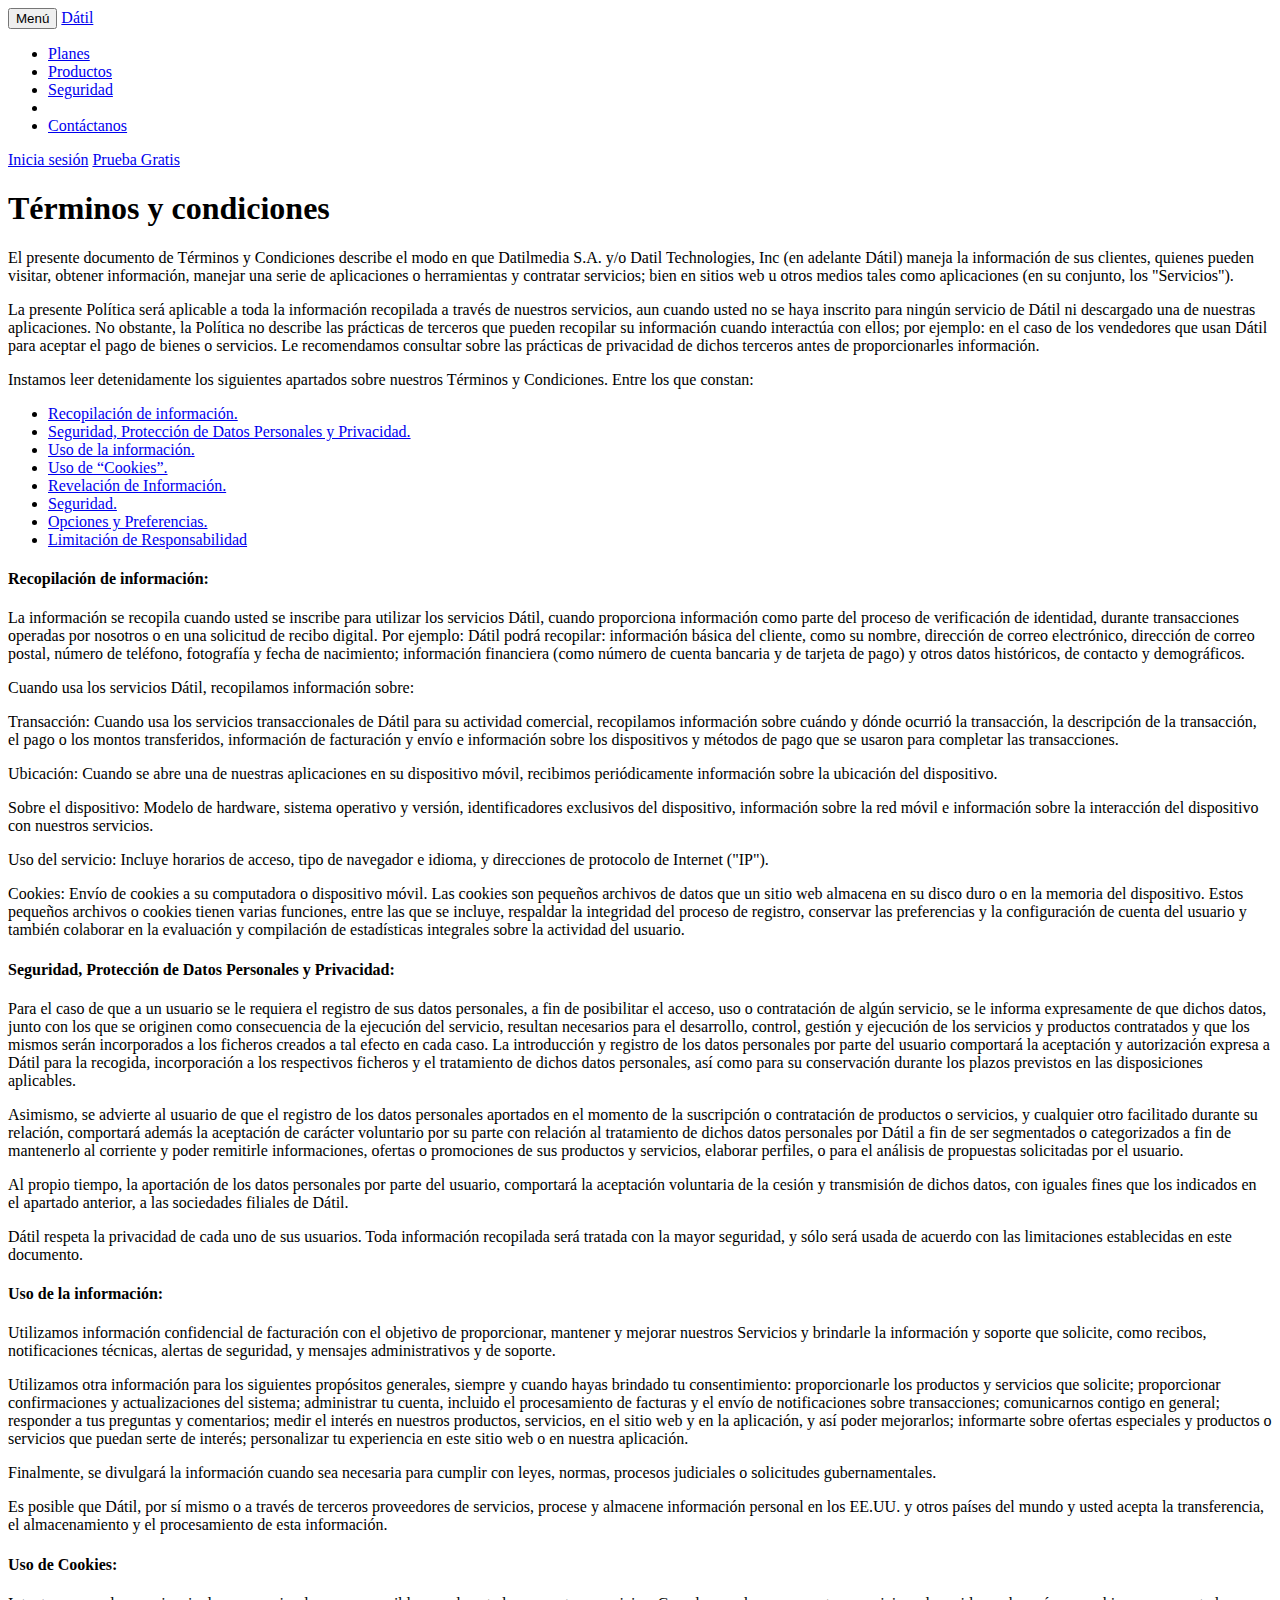
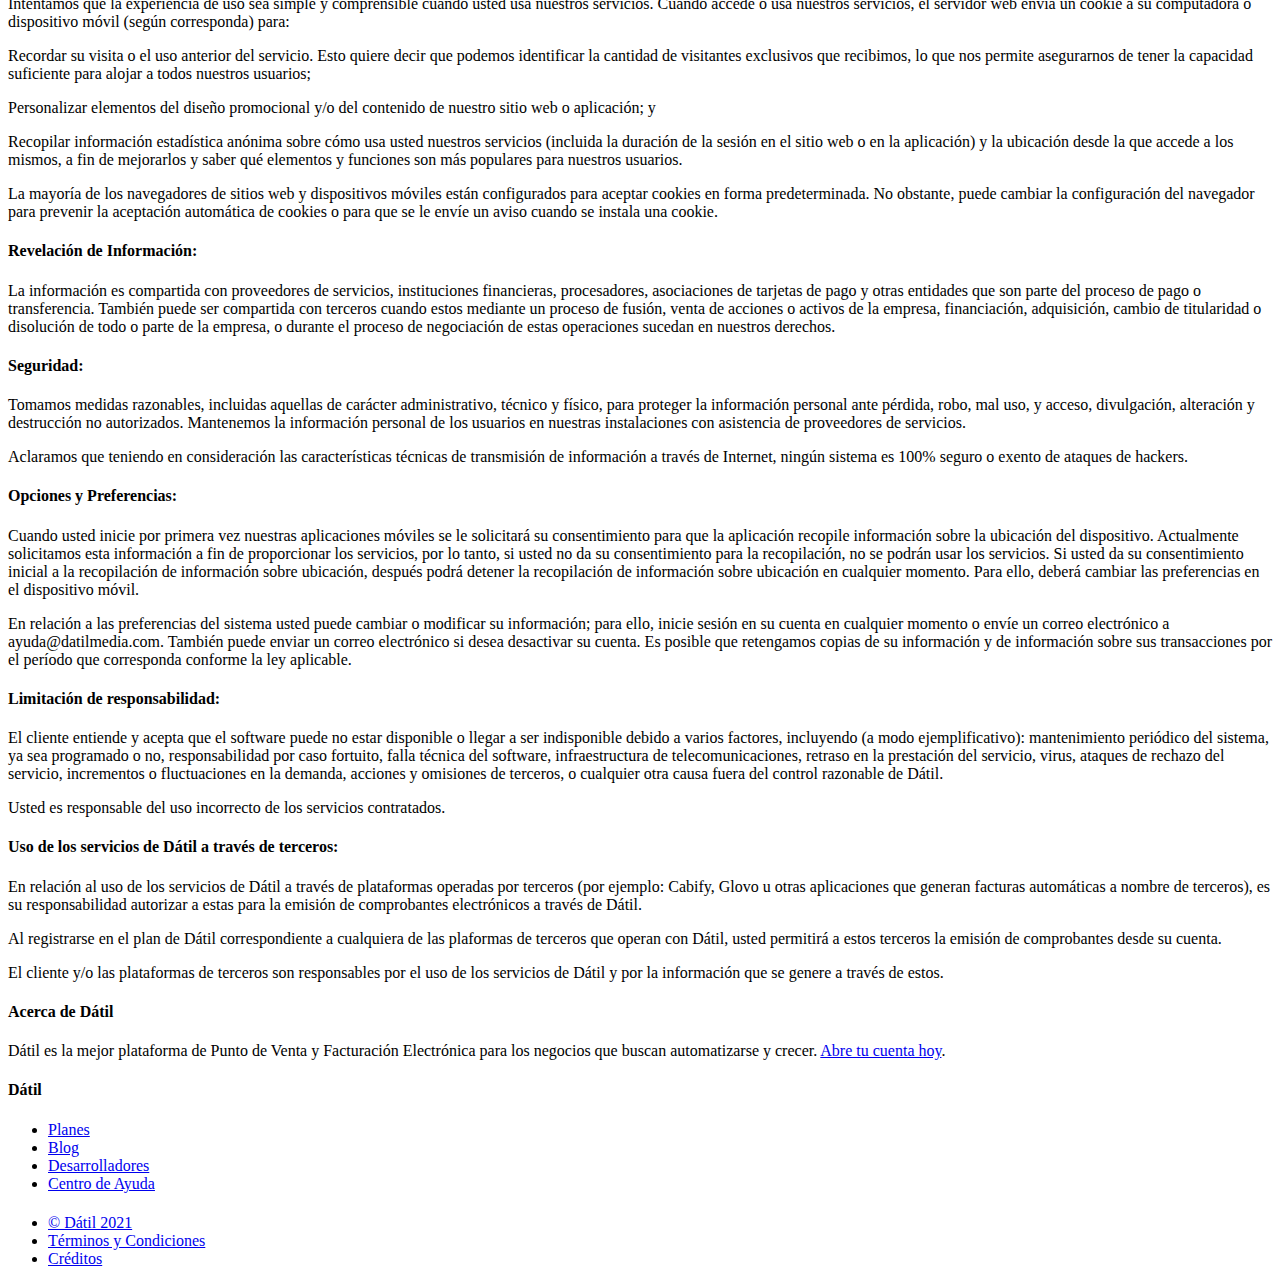
<file: terminos.html>
﻿



<!doctype html>
<!--[if lt IE 7]>      <html class="no-js lt-ie9 lt-ie8 lt-ie7"> <![endif]-->
<!--[if IE 7]>         <html class="no-js lt-ie9 lt-ie8"> <![endif]-->
<!--[if IE 8]>         <html class="no-js lt-ie9"> <![endif]-->
<!--[if gt IE 8]><!--> <html class="no-js"> <!--<![endif]-->
<head>
    <meta charset='UTF-8'>
    <meta http-equiv="X-UA-Compatible" content="IE=edge">
    <meta name="viewport" content="width=device-width, initial-scale=1.0, maximum-scale=1.0, user-scalable=no">
    <title>Datil.com - Plataforma de Facturación Electrónica</title>
    <meta name="description" content=" Herramientas digitales para la gestión integral de tus ventas, facturación electrónica, inventario, catálogo de productos y tiendas online. Lo que necesitas en un solo lugar. ">
    <meta name='language' content='ES'>
    <meta name="author" content="Dátil">
    <meta name='reply-to' content='ayuda@datil.co'>
    <meta name='subject' content='Aplicación de facturación electrónica y contabilidad para Ecuador y peru.'>

    <meta name="keywords" content="
                Punto de venta, Punto venta, Facturación Electrónica, Facturación,
                Tienda en línea, PYMES, Emprendedores, Profesionales,
                Registrar pagos, Integración ERP, ERP,
                Vende por internet, Inventario, Reportes, WooCommerce, SAP, Gasolineras,
                Sistema de facturación.">
    <meta name='copyright' content='Copyright © 2020 Datil'>
    <meta property="og:title" content="Dátil">
    <meta property="og:type" content="website">
    <meta property="og:url" content="https://datil.com">
    <meta property="og:image" content="https://datil-co.s3.amazonaws.com/images/services/devices@2x.png">
    <meta property="og:locale" content="es_EC">
    <meta property="og:site_name" content="Dátil">
    <link rel='next' href='/pagos'>
    <!-- Google Tag Manager -->
    <script>(function(w,d,s,l,i){w[l]=w[l]||[];w[l].push({'gtm.start':
                                                          new Date().getTime(),event:'gtm.js'});var f=d.getElementsByTagName(s)[0],
                                                                                                    j=d.createElement(s),dl=l!='dataLayer'?'&l='+l:'';j.async=true;j.src=
                                                                                                        'https://www.googletagmanager.com/gtm.js?id='+i+dl;f.parentNode.insertBefore(j,f);
     })(window,document,'script','dataLayer','GTM-WTS4RD9');</script>
    <!-- End Google Tag Manager -->
    <link href="https://fonts.googleapis.com/css?family=Lato:400,700,900|Montserrat:400,700,900" rel="stylesheet">
    <!-- Place favicon.ico and apple-touch-icon.png in the root directory -->
    <!-- build:css styles/style.css -->
    <link rel="stylesheet" href="https://datil-co.s3.amazonaws.com/css/bc3ceb06e9f5.css" type="text/css">
    <!-- endbuild -->
    <!-- build:js(app) scripts/vendor/modernizr.js -->
    <script type="text/javascript" src="https://datil-co.s3.amazonaws.com/js/bf77c4be72bd.js"></script>
    
    
    <link rel="shortcut icon" href="https://datil-co.s3.amazonaws.com/favicon.ico">
</head>
<body>
    <!-- Google Tag Manager (noscript) -->
    <noscript><iframe src="https://www.googletagmanager.com/ns.html?id=GTM-WTS4RD9" height="0" width="0" style="display:none;visibility:hidden"></iframe></noscript>
    <!-- End Google Tag Manager (noscript) -->
    

  <div id="page" class="legal">

    
<header id="header" class="site-header">
  <div class="navbar-message">
  </div>
  <nav class="navbar fade in navbar-default navbar-fixed-top navbar-inverse" role="navigation">
    <div class="container">
      <div class="navbar-header">
        <button type="button" class="navbar-toggle" data-toggle="collapse" data-target="#main-navbar">
          <span class="sr-only">Menú</span>
          <span class="icon-bar"></span>
          <span class="icon-bar"></span>
          <span class="icon-bar"></span>
        </button>
        <a class="navbar-brand" href="index.html"><span class="hide">Dátil</span></a>
      </div>

      <div class="collapse navbar-collapse" id="main-navbar">
        <ul class="nav navbar-nav" id="main-menu">
          <li><a href="planes.html">Planes</a></li>
          <li><a href="producto.html">Productos</a></li>
          <li><a href="security.html">Seguridad</a><li>
          <li><a href="#" onclick="Intercom('showNewMessage', '')">Contáctanos</a></li>
        </li></li></ul>
        <div class="navbar-right">
            <a class="btn btn-outline navbar-btn btn-sm login" href="https://app.datil.com">Inicia sesión</a>
            <a class="btn btn-outline btn-outline-inverse btn-sm navbar-btn" href="planes.html">Prueba Gratis</a>
        </div>
      </div>
    </div>
  </nav>
</header>


    <div class="container">

      <h1 class="page-header">Términos y condiciones</h1>

      <p>El presente documento de Términos y Condiciones describe el modo en que Datilmedia S.A. y/o Datil Technologies, Inc (en adelante Dátil) maneja la información de sus clientes, quienes pueden visitar, obtener información, manejar una serie de aplicaciones o herramientas y contratar servicios; bien en sitios web u otros medios tales como aplicaciones (en su conjunto, los "Servicios").</p>

      <p>La presente Política será aplicable a toda la información recopilada a través de nuestros servicios, aun cuando usted no se haya inscrito para ningún servicio de Dátil ni descargado una de nuestras aplicaciones. No obstante, la Política no describe las prácticas de terceros que pueden recopilar su información cuando interactúa con ellos; por ejemplo: en el caso de los vendedores que usan Dátil para aceptar el pago de bienes o servicios. Le recomendamos consultar sobre las prácticas de privacidad de dichos terceros antes de proporcionarles información.</p>

      <p>Instamos leer detenidamente los siguientes apartados sobre nuestros Términos y Condiciones. Entre los que constan:</p>

      <ul class="unstyled">
        <li><a href="#recopilacion">Recopilación de información.</a></li>
        <li>
          <a href="#seguridad-privacidad">Seguridad, Protección de Datos Personales y Privacidad.</a>
        </li>
        <li>
          <a href="#uso-informacion">Uso de la información.</a>
        </li>
        <li>
          <a href="#cookies">Uso de “Cookies”.</a>
        </li>
        <li>
          <a href="#revelacion-informacion">Revelación de Información.</a>
        </li>
        <li>
          <a href="#seguridad">Seguridad.</a>
        </li>
        <li>
          <a href="#opciones">Opciones y Preferencias.</a>
        </li>
	<li>
          <a href="#responsabilidad">Limitación de Responsabilidad</a>
        </li>
        <!-- <li>
          <a href="#terminos">Términos y Condiciones.</a>
        </li>
        <li>
          <a href="#contacto">Contacto.</a>
        </li> -->
      </ul>

      <section id="recopilacion">
        <h4>Recopilación de información:</h4>

        <p>La información se recopila cuando usted se inscribe para utilizar los servicios Dátil, cuando proporciona información como parte del proceso de verificación de identidad, durante transacciones operadas por nosotros o en una solicitud de recibo digital. Por ejemplo: Dátil podrá recopilar: información básica del cliente, como su nombre, dirección de correo electrónico, dirección de correo postal, número de teléfono, fotografía y fecha de nacimiento; información financiera (como número de cuenta bancaria y de tarjeta de pago) y otros datos históricos, de contacto y demográficos.</p>

        <p>Cuando usa los servicios Dátil, recopilamos información sobre:</p>

        <p>Transacción: Cuando usa los servicios transaccionales de Dátil para su actividad comercial, recopilamos información sobre cuándo y dónde ocurrió la transacción, la descripción de la transacción, el pago o los montos transferidos, información de facturación y envío e información sobre los dispositivos y métodos de pago que se usaron para completar las transacciones.</p>

        <p>Ubicación: Cuando se abre una de nuestras aplicaciones en su dispositivo móvil, recibimos periódicamente información sobre la ubicación del dispositivo.</p>

        <p>Sobre el dispositivo: Modelo de hardware, sistema operativo y versión, identificadores exclusivos del dispositivo, información sobre la red móvil e información sobre la interacción del dispositivo con nuestros servicios.</p>

        <p>Uso del servicio: Incluye horarios de acceso, tipo de navegador e idioma, y direcciones de protocolo de Internet ("IP").</p>

        <p>Cookies: Envío de cookies a su computadora o dispositivo móvil. Las cookies son pequeños archivos de datos que un sitio web almacena en su disco duro o en la memoria del dispositivo. Estos pequeños archivos o cookies tienen varias funciones, entre las que se incluye, respaldar la integridad del proceso de registro, conservar las preferencias y la configuración de cuenta del usuario y también colaborar en la evaluación y compilación de estadísticas integrales sobre la actividad del usuario.</p>

      </section>

      <section id="seguridad-privacidad">
        <h4>Seguridad, Protección de Datos Personales y Privacidad:</h4>

        <p>Para el caso de que a un usuario se le requiera el registro de sus datos personales, a fin de posibilitar el acceso, uso o contratación de algún servicio, se le informa expresamente de que dichos datos, junto con los que se originen como consecuencia de la ejecución del servicio, resultan necesarios para el desarrollo, control, gestión y ejecución de los servicios y productos contratados y que los mismos serán incorporados a los ficheros creados a tal efecto en cada caso. La introducción y registro de los datos personales por parte del usuario comportará la aceptación y autorización expresa a Dátil para la recogida, incorporación a los respectivos ficheros y el tratamiento de dichos datos personales, así como para su conservación durante los plazos previstos en las disposiciones aplicables.</p>

        <p>Asimismo, se advierte al usuario de que el registro de los datos personales aportados en el momento de la suscripción o contratación de productos o servicios, y cualquier otro facilitado durante su relación, comportará además la aceptación de carácter voluntario por su parte con relación al tratamiento de dichos datos personales por Dátil a fin de ser segmentados o categorizados a fin de mantenerlo al corriente y poder remitirle informaciones, ofertas o promociones de sus productos y servicios, elaborar perfiles, o para el análisis de propuestas solicitadas por el usuario.</p>

        <p>Al propio tiempo, la aportación de los datos personales por parte del usuario, comportará la aceptación voluntaria de la cesión y transmisión de dichos datos, con iguales fines que los indicados en el apartado anterior, a las sociedades filiales de Dátil.</p>

        <p>Dátil respeta la privacidad de cada uno de sus usuarios. Toda información recopilada será tratada con la mayor seguridad, y sólo será usada de acuerdo con las limitaciones establecidas en este documento.</p>
      </section>

      <section id="uso-informacion">
        <h4>Uso de la información:</h4>

        <p>Utilizamos información confidencial de facturación con el objetivo de proporcionar, mantener y mejorar nuestros Servicios y brindarle la información y soporte que solicite, como recibos, notificaciones técnicas, alertas de seguridad, y mensajes administrativos y de soporte.</p>

        <p>Utilizamos otra información para los siguientes propósitos generales, siempre y cuando hayas brindado tu consentimiento: proporcionarle los productos y servicios que solicite; proporcionar confirmaciones y actualizaciones del sistema; administrar tu cuenta, incluido el procesamiento de facturas y el envío de notificaciones sobre transacciones; comunicarnos contigo en general; responder a tus preguntas y comentarios; medir el interés en nuestros productos, servicios, en el sitio web y en la aplicación, y así poder mejorarlos; informarte sobre ofertas especiales y productos o servicios que puedan serte de interés; personalizar tu experiencia en este sitio web o en nuestra aplicación.</p>

        <p>Finalmente, se divulgará la información cuando sea necesaria para cumplir con leyes, normas, procesos judiciales o solicitudes gubernamentales.</p>

        <p>Es posible que Dátil, por sí mismo o a través de terceros proveedores de servicios, procese y almacene información personal en los EE.UU. y otros países del mundo y usted acepta la transferencia, el almacenamiento y el procesamiento de esta información.</p>
      </section>

      <section id="cookies">
        <h4>Uso de Cookies:</h4>

        <p>Intentamos que la experiencia de uso sea simple y comprensible cuando usted usa nuestros servicios. Cuando accede o usa nuestros servicios, el servidor web envía un cookie a su computadora o dispositivo móvil (según corresponda) para:</p>

        <p>Recordar su visita o el uso anterior del servicio. Esto quiere decir que podemos identificar la cantidad de visitantes exclusivos que recibimos, lo que nos permite asegurarnos de tener la capacidad suficiente para alojar a todos nuestros usuarios;</p>

        <p>Personalizar elementos del diseño promocional y/o del contenido de nuestro sitio web o aplicación; y</p>

        <p>Recopilar información estadística anónima sobre cómo usa usted nuestros servicios (incluida la duración de la sesión en el sitio web o en la aplicación) y la ubicación desde la que accede a los mismos, a fin de mejorarlos y saber qué elementos y funciones son más populares para nuestros usuarios.</p>

        <p>La mayoría de los navegadores de sitios web y dispositivos móviles están configurados para aceptar cookies en forma predeterminada. No obstante, puede cambiar la configuración del navegador para prevenir la aceptación automática de cookies o para que se le envíe un aviso cuando se instala una cookie.</p>
      </section>

      <section id="revelacion-informacion">
        <h4>Revelación de Información:</h4>

        <p>La información es compartida con proveedores de servicios, instituciones financieras, procesadores, asociaciones de tarjetas de pago y otras entidades que son parte del proceso de pago o transferencia. También puede ser compartida con terceros cuando estos mediante un proceso de fusión, venta de acciones o activos de la empresa, financiación, adquisición, cambio de titularidad o disolución de todo o parte de la empresa, o durante el proceso de negociación de estas operaciones sucedan en nuestros derechos.</p>
      </section>

      <section id="seguridad">
        <h4>Seguridad:</h4>

        <p>Tomamos medidas razonables, incluidas aquellas de carácter administrativo, técnico y físico, para proteger la información personal ante pérdida, robo, mal uso, y acceso, divulgación, alteración y destrucción no autorizados. Mantenemos la información personal de los usuarios en nuestras instalaciones con asistencia de proveedores de servicios.</p>

        <p>Aclaramos que teniendo en consideración las características técnicas de transmisión de información a través de Internet, ningún sistema es 100% seguro o exento de ataques de hackers.</p>
      </section>

      <section id="opciones">
        <h4>Opciones y Preferencias:</h4>

        <p>Cuando usted inicie por primera vez nuestras aplicaciones móviles se le solicitará su consentimiento para que la aplicación recopile información sobre la ubicación del dispositivo. Actualmente solicitamos esta información a fin de proporcionar los servicios, por lo tanto, si usted no da su consentimiento para la recopilación, no se podrán usar los servicios. Si usted da su consentimiento inicial a la recopilación de información sobre ubicación, después podrá detener la recopilación de información sobre ubicación en cualquier momento. Para ello, deberá cambiar las preferencias en el dispositivo móvil.</p>

        <p>En relación a las preferencias del sistema usted puede cambiar o modificar su información; para ello, inicie sesión en su cuenta en cualquier momento o envíe un correo electrónico a ayuda@datilmedia.com. También puede enviar un correo electrónico si desea desactivar su cuenta. Es posible que retengamos copias de su información y de información sobre sus transacciones por el período que corresponda conforme la ley aplicable.</p>
      </section>

      <section id="responsabilidad">
        <h4>Limitación de responsabilidad:</h4>
        <p>El cliente entiende y acepta que el software puede no estar disponible o llegar a ser indisponible debido a varios factores, incluyendo (a modo ejemplificativo): mantenimiento periódico del sistema, ya sea programado o no, responsabilidad por caso fortuito, falla técnica del software, infraestructura de telecomunicaciones, retraso en la prestación del servicio, virus, ataques de rechazo del servicio, incrementos o fluctuaciones en la demanda, acciones y omisiones de terceros, o cualquier otra causa fuera del control razonable de Dátil.</p>
	<p>Usted es responsable del uso incorrecto de los servicios contratados.</p>
      </section>

      <section id="terceros">
        <h4>Uso de los servicios de Dátil a través de terceros:</h4>
        <p>En relación al uso de los servicios de Dátil a través de plataformas operadas por terceros (por ejemplo: Cabify, Glovo u otras aplicaciones que generan facturas automáticas a nombre de terceros), es su responsabilidad autorizar a estas para la emisión de comprobantes electrónicos a través de Dátil.</p>
	<p>Al registrarse en el plan de Dátil correspondiente a cualquiera de las plaformas de terceros que operan con Dátil, usted permitirá a estos terceros la emisión de comprobantes desde su cuenta.</p>
	<p>El cliente y/o las plataformas de terceros son responsables por el uso de los servicios de Dátil y por la información que se genere a través de estos.</p>
      </section>

    </div>

  </div>

  

<footer>
    <div class="footer-top">
	<div class="container">
	  <div class="row">
		<div class="col-md-6">
        <h4>Acerca de D&aacute;til</h4>
		    <p>Dátil es la mejor plataforma de Punto de Venta y Facturación Electrónica para los negocios que buscan automatizarse y crecer. <a href="planes.html">Abre tu cuenta hoy</a>.</p>
		</div>
		<div class="col-md-3">
		    <h4>Dátil</h4>
		    <div class="content">
			<ul>
			    <li>
				<a href="planes.html">Planes</a>
			    </li>
                            <li>
				<a href="http://blog.datil.co">Blog</a>
			    </li>
			    <li>
				<a href="http://developers.datil.co" target="_blank">Desarrolladores</a>
			    </li>
			    <li>
				<a href="http://docs.datil.co" class="help">Centro de Ayuda</a>
			    </li>
			</ul>
		    </div>
		</div>
		<div class="col-md-3">
		    <h4>		    <div class="social-links">
			      <a href="https://twitter.com/datilhq" target="_blank"><span class="icon-twitter"></span></a>
			      <a href="https://www.facebook.com/datilhq" target="_blank"><span class="icon-facebook"></span></a>
            <a href="https://instagram.com/datilhq" target="_blank"><span class="icon-instagram"></span></a>
		    </div></h4>
		</div>
	    </div>
	</div>
    </div>
    <div class="footer-bottom">
	<div class="container">
	    <ul class="nav navbar-nav">
		<li>
		    <a href="#">&copy; Dátil 2021</a>
		</li>
		<li>
		    <a href="terms.html">Términos y Condiciones</a>
		</li>
		<li>
		    <a href="credits.html">Créditos</a>
		</li>
	    </ul>
	</div>
    </div>
</footer>



    <!--[if lt IE 7]>
	      <p class="browsehappy">You are using an <strong>outdated</strong> browser. Please <a href="http://browsehappy.com/">upgrade your browser</a> to improve your experience.</p>
    <![endif]-->
    <script type="text/javascript" src="https://datil-co.s3.amazonaws.com/js/25d899d6f070.js"></script>
  <script src="https://datil-co.s3.amazonaws.com/scripts/bundle.js?v=a9aff347181be246d082925019d58680"></script>
  
  
</body>
</html>
</file>
